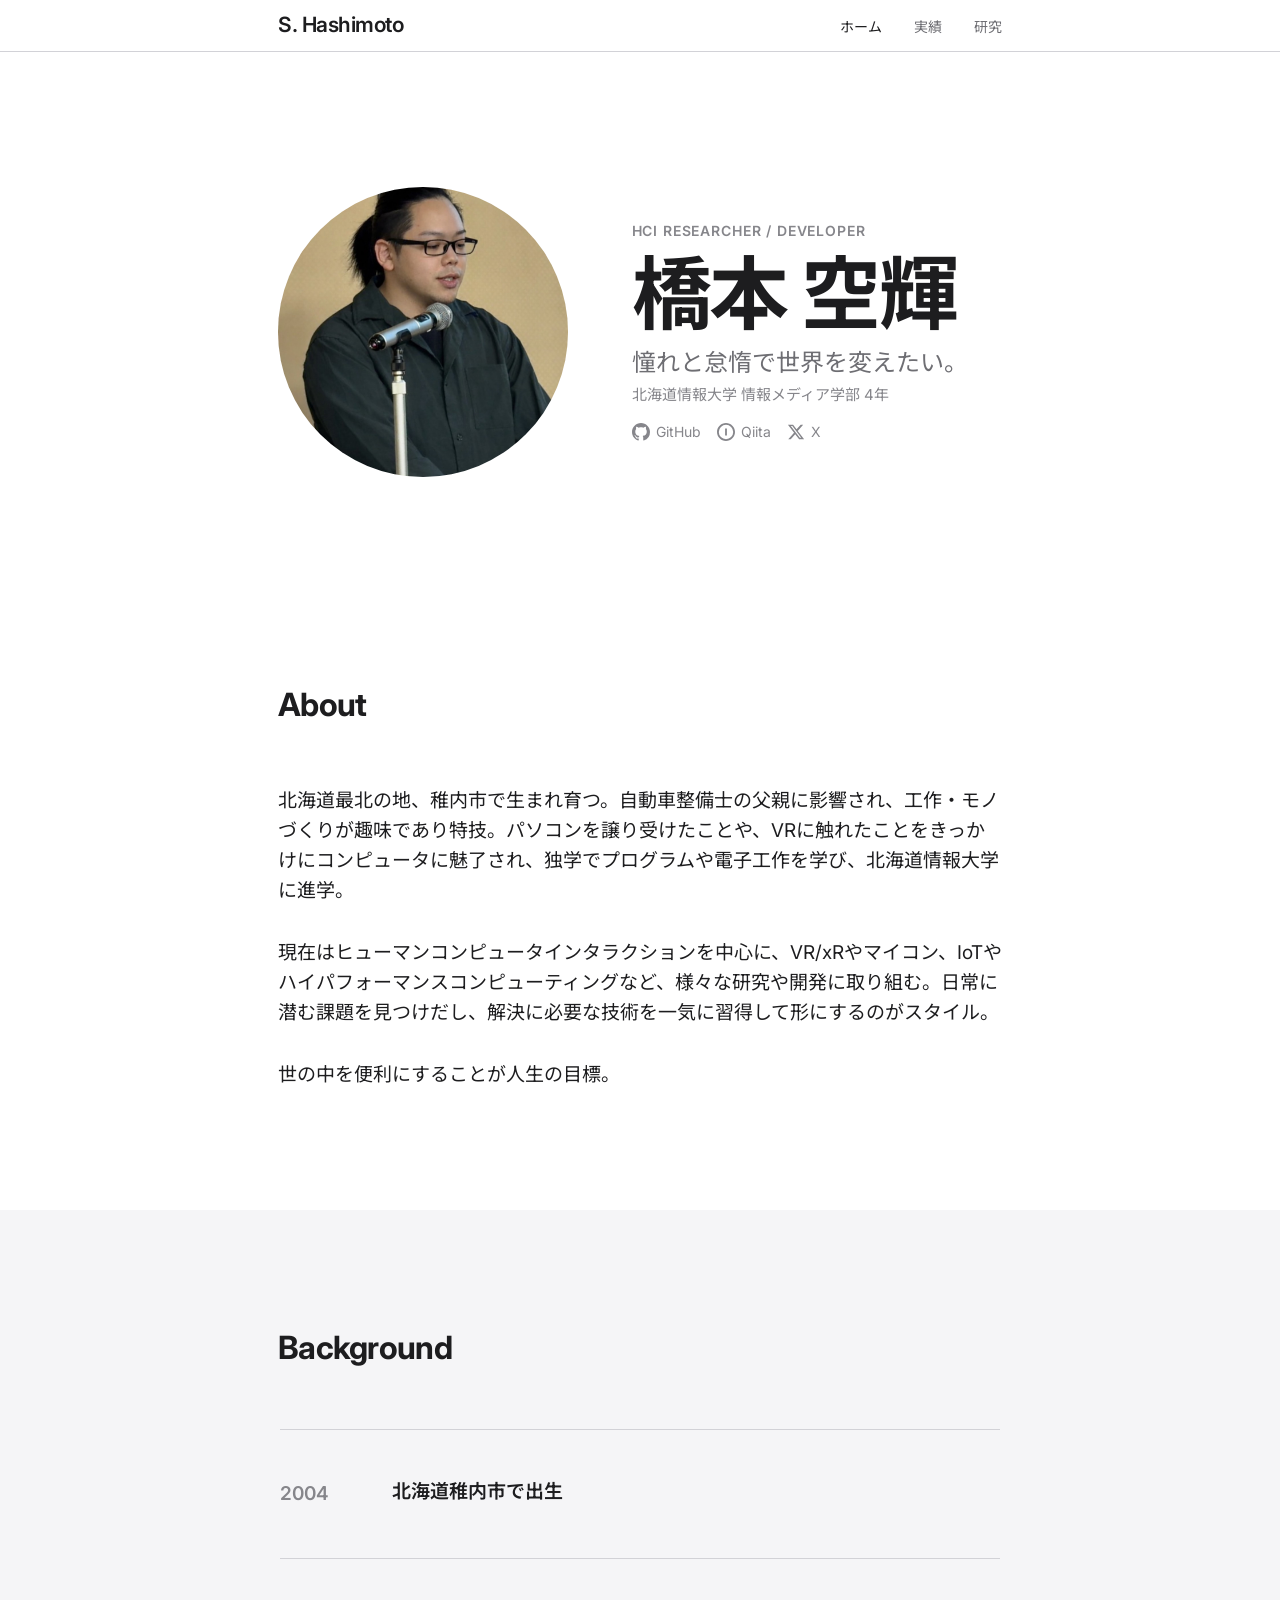
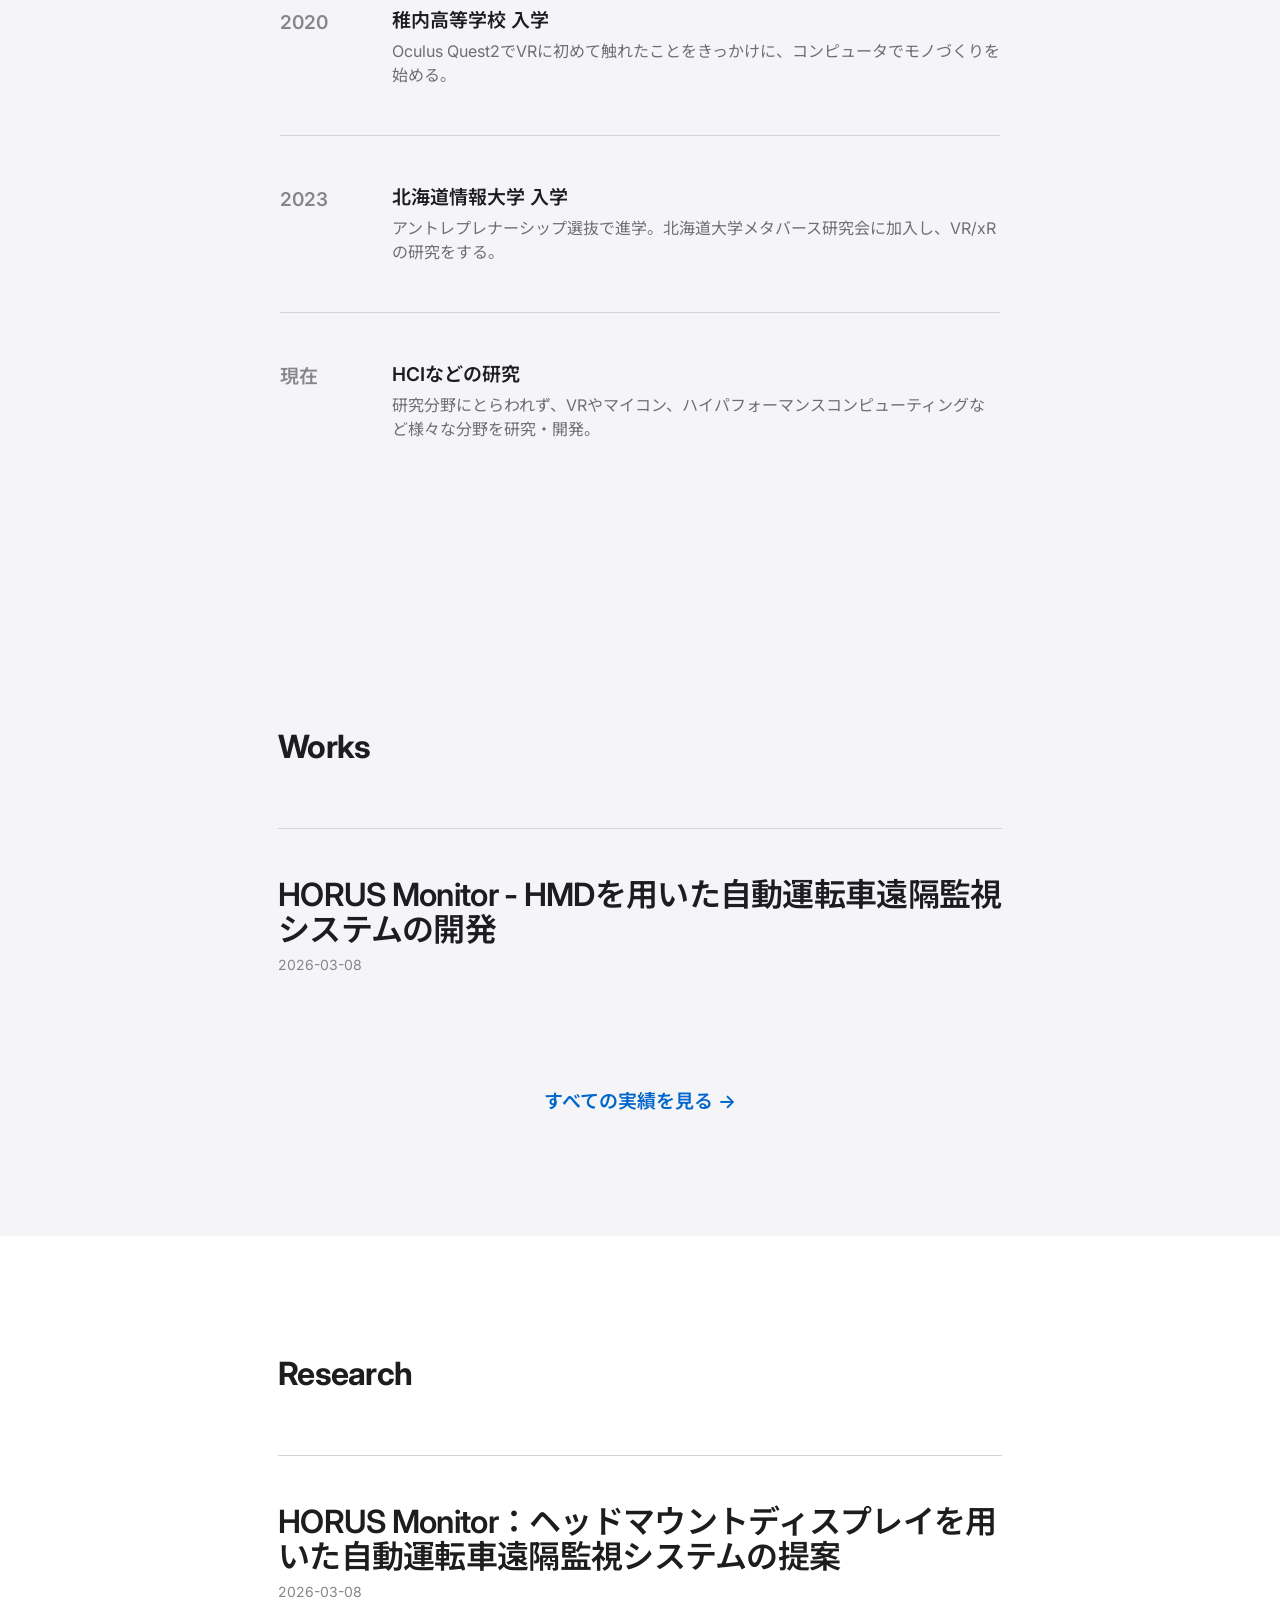
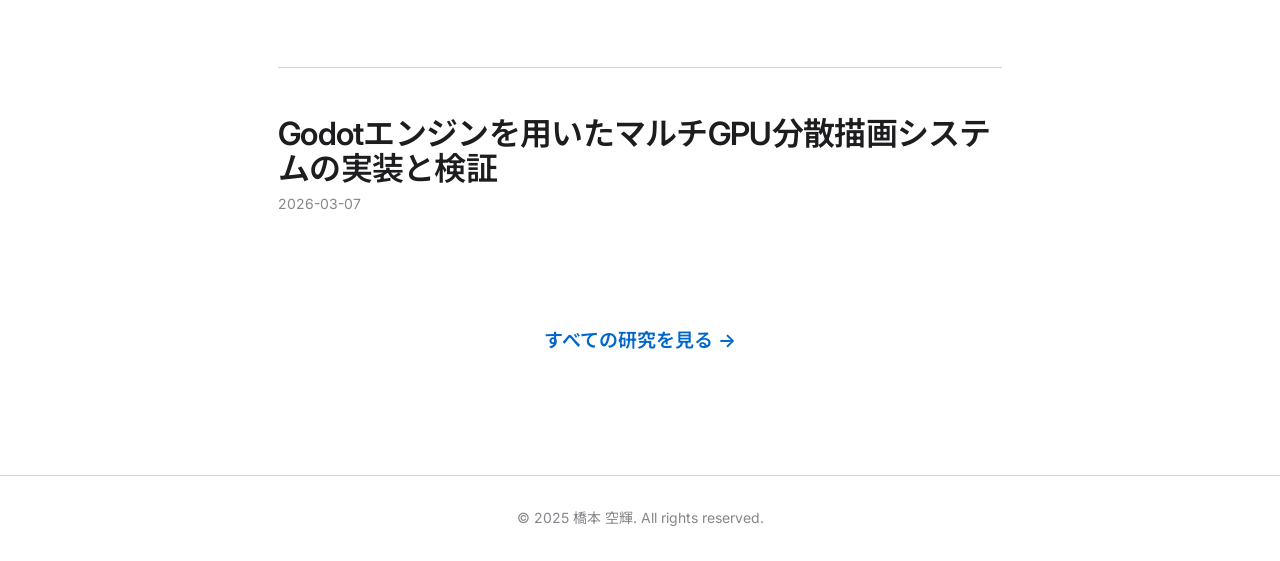
<file: index.html>
<!DOCTYPE html>
<html lang="ja">
<head>
  <meta charset="UTF-8">
  <meta name="viewport" content="width=device-width, initial-scale=1.0">
  <title>橋本 空輝 — Portfolio</title>
  <meta name="description" content="橋本空輝のポートフォリオ">
  <link rel="preconnect" href="https://fonts.googleapis.com">
  <link rel="preconnect" href="https://fonts.gstatic.com" crossorigin>
  <link href="https://fonts.googleapis.com/css2?family=Inter:wght@400;500;600;700&family=Noto+Sans+JP:wght@400;500;700&display=swap" rel="stylesheet">
  <link rel="stylesheet" href="assets/css/style.css">
  <link rel="icon" href="assets/images/favicon.svg" type="image/svg+xml">
</head>
<body>

  <!-- Navigation -->
  <nav class="nav">
    <div class="nav__inner">
      <a href="index.html" class="nav__logo">S. Hashimoto</a>
      <button class="nav__toggle" aria-label="メニュー" aria-expanded="false">
        <span></span>
        <span></span>
        <span></span>
      </button>
      <ul class="nav__links">
        <li><a href="index.html" class="nav__link nav__link--active">ホーム</a></li>
        <li><a href="works.html" class="nav__link">実績</a></li>
        <li><a href="research.html" class="nav__link">研究</a></li>
      </ul>
    </div>
  </nav>

  <!-- Hero -->
  <section class="hero container">
    <div class="hero__profile">
      <div class="hero__avatar reveal">
        <img src="profile.png" alt="橋本 空輝" class="hero__avatar-img" onerror="this.style.display='none';this.nextElementSibling.style.display='flex'">
        <div class="hero__avatar-placeholder">
          <span>S.H</span>
        </div>
      </div>
      <div class="hero__info">
        <p class="hero__eyebrow reveal">HCI Researcher / Developer</p>
        <h1 class="hero__title reveal reveal-delay-1">橋本 空輝</h1>
        <p class="hero__subtitle reveal reveal-delay-2">
          憧れと怠惰で世界を変えたい。
        </p>
        <p class="hero__affiliation reveal reveal-delay-2">
          北海道情報大学 情報メディア学部 4年
        </p>
        <div class="hero__links reveal reveal-delay-3">
          <a href="https://github.com/SoLa-BB" class="hero__link" target="_blank" rel="noopener noreferrer">
            <svg class="hero__link-icon" viewBox="0 0 24 24" fill="currentColor"><path d="M12 0C5.37 0 0 5.37 0 12c0 5.31 3.435 9.795 8.205 11.385.6.105.825-.255.825-.57 0-.285-.015-1.23-.015-2.235-3.015.555-3.795-.735-4.035-1.41-.135-.345-.72-1.41-1.23-1.695-.42-.225-1.02-.78-.015-.795.945-.015 1.62.87 1.845 1.23 1.08 1.815 2.805 1.305 3.495.99.105-.78.42-1.305.765-1.605-2.67-.3-5.46-1.335-5.46-5.925 0-1.305.465-2.385 1.23-3.225-.12-.3-.54-1.53.12-3.18 0 0 1.005-.315 3.3 1.23.96-.27 1.98-.405 3-.405s2.04.135 3 .405c2.295-1.56 3.3-1.23 3.3-1.23.66 1.65.24 2.88.12 3.18.765.84 1.23 1.905 1.23 3.225 0 4.605-2.805 5.625-5.475 5.925.435.375.81 1.095.81 2.22 0 1.605-.015 2.895-.015 3.3 0 .315.225.69.825.57A12.02 12.02 0 0024 12c0-6.63-5.37-12-12-12z"/></svg>
            <span>GitHub</span>
          </a>
          <a href="https://qiita.com/SoLa1366" class="hero__link" target="_blank" rel="noopener noreferrer">
            <svg class="hero__link-icon" viewBox="0 0 24 24" fill="currentColor"><path d="M12 0C5.373 0 0 5.373 0 12s5.373 12 12 12 12-5.373 12-12S18.627 0 12 0zm0 2.4a9.6 9.6 0 110 19.2 9.6 9.6 0 010-19.2zm-1.2 4.8v9.6h2.4V7.2h-2.4z"/></svg>
            <span>Qiita</span>
          </a>
          <a href="https://x.com/SoLa_bb2004" class="hero__link" target="_blank" rel="noopener noreferrer">
            <svg class="hero__link-icon" viewBox="0 0 24 24" fill="currentColor"><path d="M18.244 2.25h3.308l-7.227 8.26 8.502 11.24H16.17l-5.214-6.817L4.99 21.75H1.68l7.73-8.835L1.254 2.25H8.08l4.713 6.231zm-1.161 17.52h1.833L7.084 4.126H5.117z"/></svg>
            <span>X</span>
          </a>
        </div>
      </div>
    </div>
  </section>

  <!-- About -->
  <section class="section">
    <div class="container">
      <h2 class="section__heading reveal">About</h2>
      <div class="about reveal reveal-delay-1">
        <p>
          北海道最北の地、稚内市で生まれ育つ。自動車整備士の父親に影響され、工作・モノづくりが趣味であり特技。パソコンを譲り受けたことや、VRに触れたことをきっかけにコンピュータに魅了され、独学でプログラムや電子工作を学び、北海道情報大学に進学。
        </p>
        <p>
          現在はヒューマンコンピュータインタラクションを中心に、VR/xRやマイコン、IoTやハイパフォーマンスコンピューティングなど、様々な研究や開発に取り組む。日常に潜む課題を見つけだし、解決に必要な技術を一気に習得して形にするのがスタイル。
        </p>
        <p>
          世の中を便利にすることが人生の目標。
        </p>
      </div>
    </div>
  </section>

  <!-- Background -->
  <section class="section section--alt">
    <div class="container">
      <h2 class="section__heading reveal">Background</h2>
      <div class="timeline">
        <div class="timeline__item reveal">
          <div class="timeline__year">2004</div>
          <div class="timeline__content">
            <p class="timeline__title">北海道稚内市で出生</p>
          </div>
        </div>
        <div class="timeline__item reveal reveal-delay-1">
          <div class="timeline__year">2020</div>
          <div class="timeline__content">
            <p class="timeline__title">稚内高等学校 入学</p>
            <p class="timeline__detail">Oculus Quest2でVRに初めて触れたことをきっかけに、コンピュータでモノづくりを始める。</p>
          </div>
        </div>
        <div class="timeline__item reveal reveal-delay-2">
          <div class="timeline__year">2023</div>
          <div class="timeline__content">
            <p class="timeline__title">北海道情報大学 入学</p>
            <p class="timeline__detail">アントレプレナーシップ選抜で進学。北海道大学メタバース研究会に加入し、VR/xRの研究をする。</p>
          </div>
        </div>
        <div class="timeline__item reveal reveal-delay-3">
          <div class="timeline__year">現在</div>
          <div class="timeline__content">
            <p class="timeline__title">HCIなどの研究</p>
            <p class="timeline__detail">研究分野にとらわれず、VRやマイコン、ハイパフォーマンスコンピューティングなど様々な分野を研究・開発。</p>
          </div>
        </div>
      </div>
    </div>
  </section>

  <!-- Recent Works -->
  <section class="section section--alt">
    <div class="container">
      <h2 class="section__heading reveal">Works</h2>

      <!-- HOME_WORKS_CARDS -->
      <div class="research-item works-item reveal">
        <a href="posts/horus-monitor-achievement/index.html" style="text-decoration:none;color:inherit;">
          <h2 class="research-item__title">HORUS Monitor - HMDを用いた自動運転車遠隔監視システムの開発</h2>
          <div class="research-item__meta">2026-03-08</div>
        </a>
      </div>
<!-- /HOME_WORKS_CARDS -->
      <div class="section__more reveal">
        <a href="works.html" class="section__more-link">すべての実績を見る →</a>
      </div>
    </div>
  </section>

  <!-- Recent Research -->
  <section class="section">
    <div class="container">
      <h2 class="section__heading reveal">Research</h2>

      <!-- HOME_RESEARCH_CARDS -->
      <div class="research-item reveal">
        <a href="research/HORUS Monitor/index.html" style="text-decoration:none;color:inherit;">
          <h2 class="research-item__title">HORUS Monitor：ヘッドマウントディスプレイを用いた自動運転車遠隔監視システムの提案</h2>
          <div class="research-item__meta">2026-03-08</div>
        </a>
      </div>

      <div class="research-item reveal reveal-delay-1">
        <a href="research/godot-research/index.html" style="text-decoration:none;color:inherit;">
          <h2 class="research-item__title">Godotエンジンを用いたマルチGPU分散描画システムの実装と検証</h2>
          <div class="research-item__meta">2026-03-07</div>
        </a>
      </div>
<!-- /HOME_RESEARCH_CARDS -->

      <div class="section__more reveal">
        <a href="research.html" class="section__more-link">すべての研究を見る →</a>
      </div>
    </div>
  </section>



  <!-- Footer -->
  <footer class="footer">
    <div class="container">
      <p>&copy; 2025 橋本 空輝. All rights reserved.</p>
    </div>
  </footer>

  <script src="assets/js/main.js"></script>
</body>
</html>
</file>
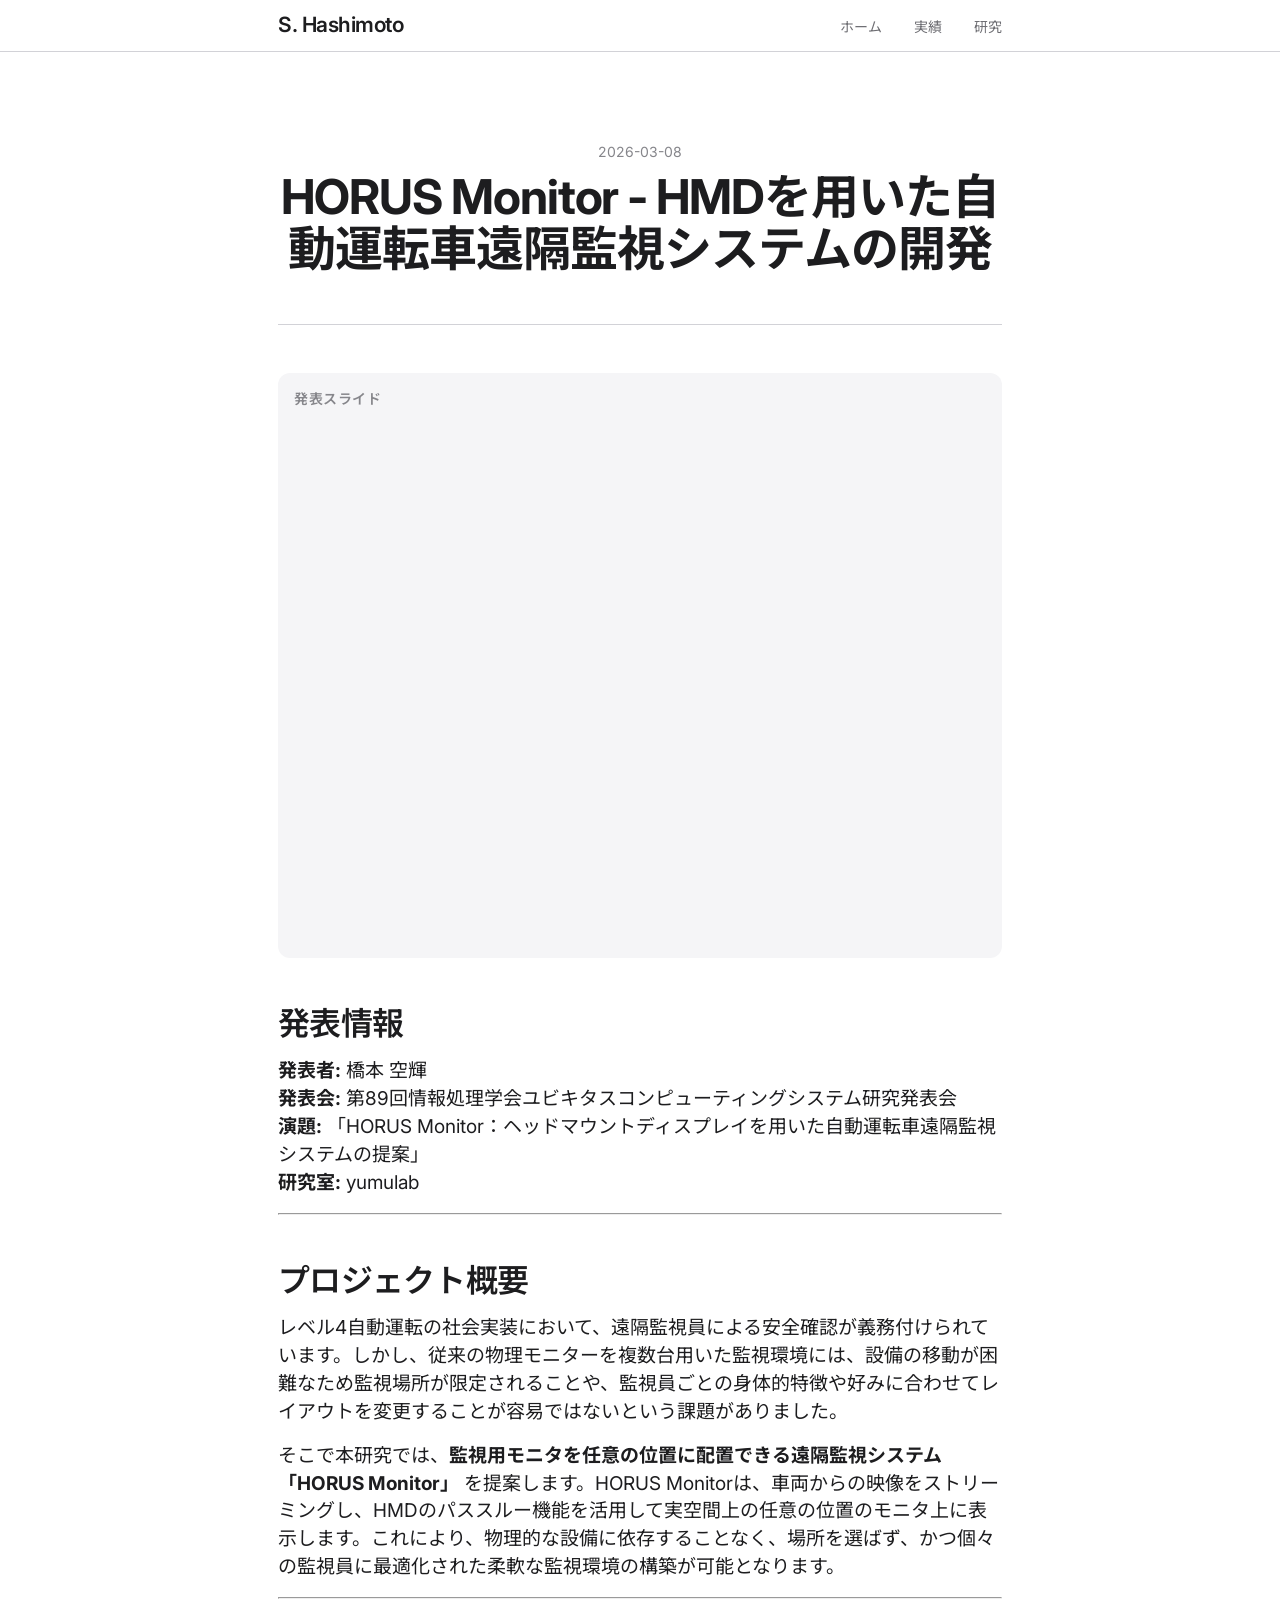
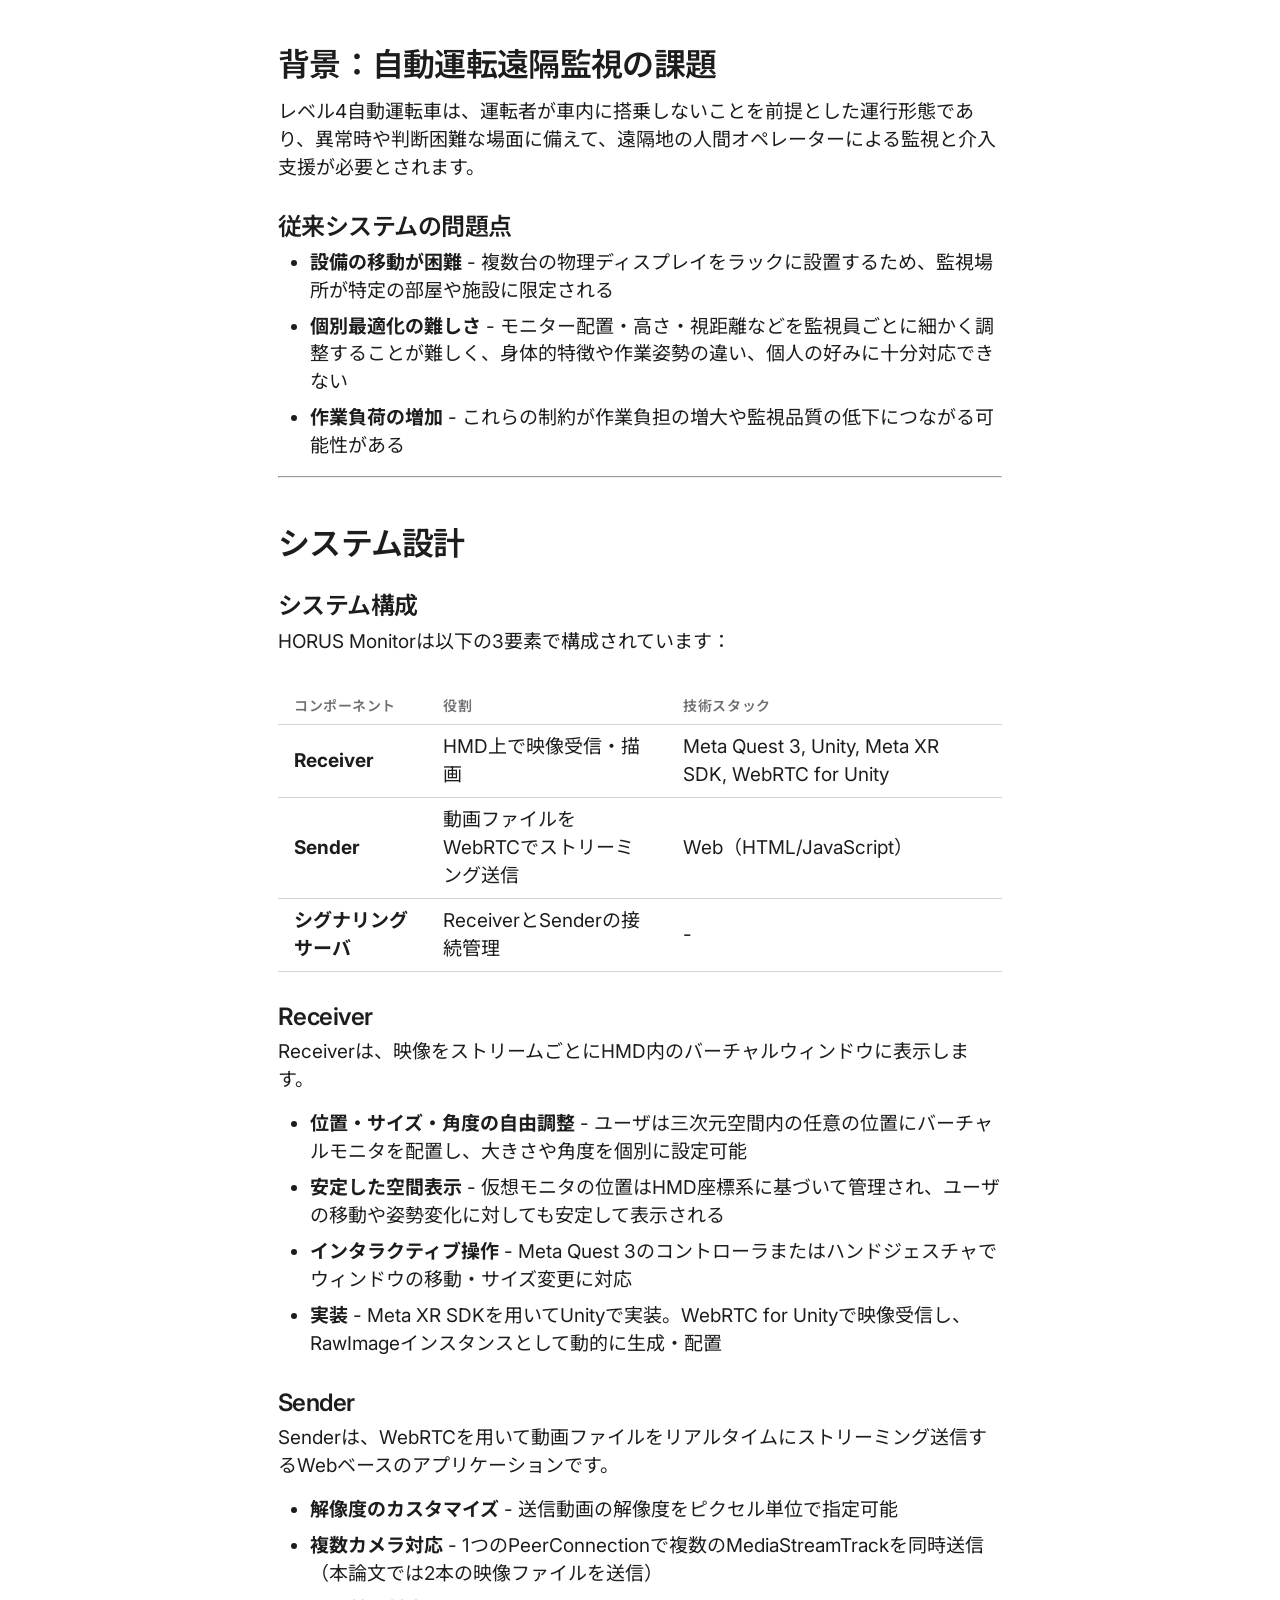
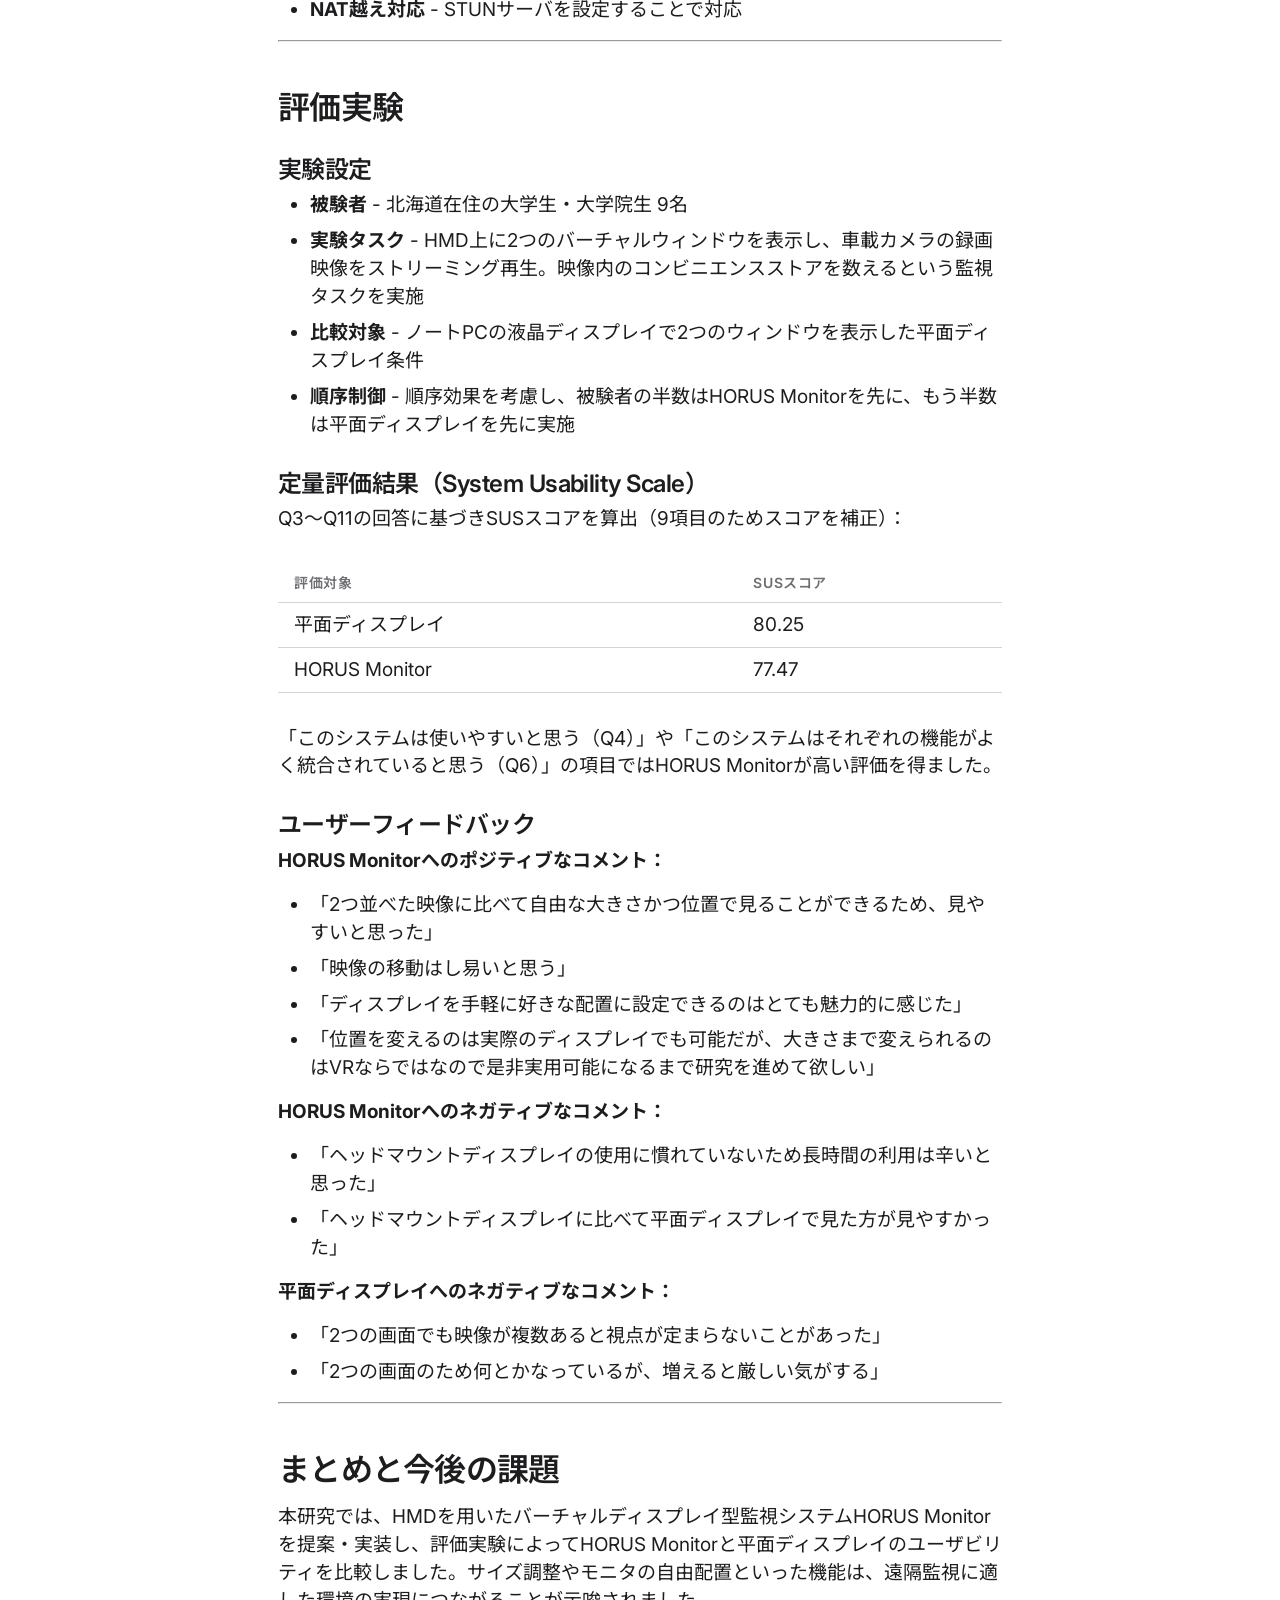
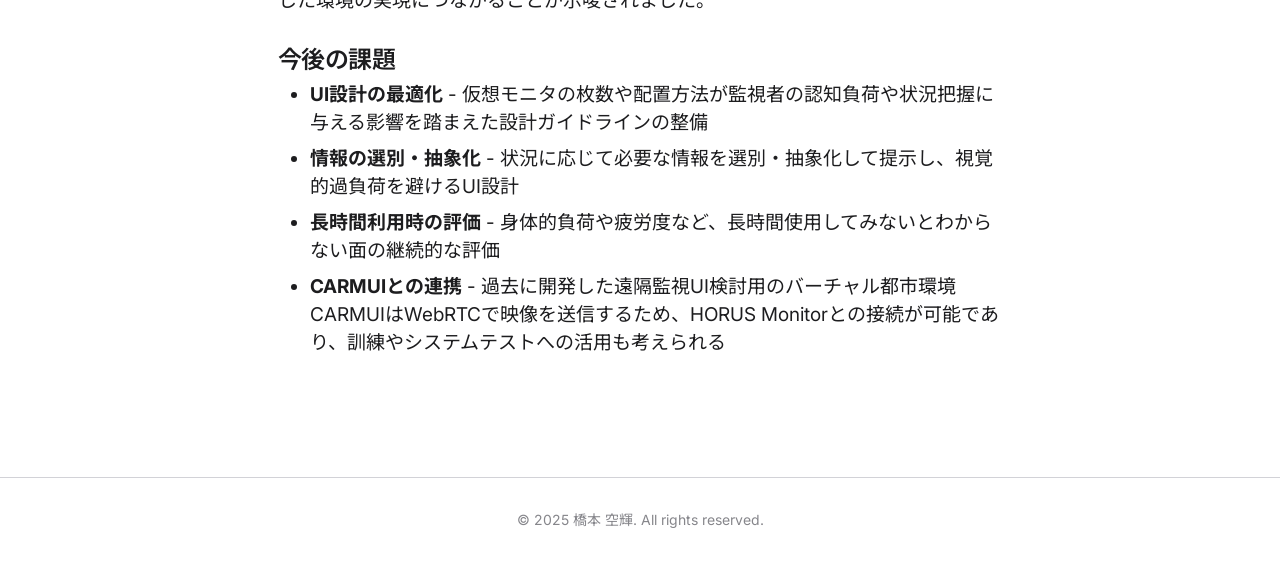
<file: posts/horus-monitor-achievement/index.html>
<!DOCTYPE html>
<html lang="ja">
<head>
  <meta charset="UTF-8">
  <meta name="viewport" content="width=device-width, initial-scale=1.0">
  <title>HORUS Monitor - HMDを用いた自動運転車遠隔監視システムの開発 — 橋本 空輝</title>
  <link rel="preconnect" href="https://fonts.googleapis.com">
  <link rel="preconnect" href="https://fonts.gstatic.com" crossorigin>
  <link href="https://fonts.googleapis.com/css2?family=Inter:wght@400;500;600;700&family=Noto+Sans+JP:wght@400;500;700&display=swap" rel="stylesheet">
  <link rel="stylesheet" href="../../assets/css/style.css">
  <link rel="icon" href="../../assets/images/favicon.svg" type="image/svg+xml">
</head>
<body>

  <!-- Navigation -->
  <nav class="nav">
    <div class="nav__inner">
      <a href="../../index.html" class="nav__logo">S. Hashimoto</a>
      <button class="nav__toggle" aria-label="メニュー" aria-expanded="false">
        <span></span>
        <span></span>
        <span></span>
      </button>
      <ul class="nav__links">
        <li><a href="../../index.html" class="nav__link">ホーム</a></li>
        <li><a href="../../works.html" class="nav__link">実績</a></li>
        <li><a href="../../research.html" class="nav__link">研究</a></li>
      </ul>
    </div>
  </nav>

  <!-- Article -->
  <article class="container">
    <header class="article-header">
      <div class="article-header__date">2026-03-08</div>
      <h1 class="article-header__title">HORUS Monitor - HMDを用いた自動運転車遠隔監視システムの開発</h1>
    </header>
        <div class="embed-container" style="margin-top: var(--space-l);">
      <div class="embed-label" style="padding: var(--space-s) var(--space-s) 0;">発表スライド</div>
      <iframe src="https://docs.google.com/presentation/d/e/2PACX-1vQoRYmbnEDHQPYr5_ehEWzZlIrqq1lBxaFU9g1Bxszw9fzuuHNkvWpecpFw9ZerlxySumFhJihnozKD/pubembed?start=false&loop=false&delayms=30000" width="100%" height="540" allowfullscreen></iframe>
    </div>
    <div class="article-content">
      <h2>発表情報</h2>
<p><strong>発表者:</strong> 橋本 空輝  <br>
<strong>発表会:</strong> 第89回情報処理学会ユビキタスコンピューティングシステム研究発表会  <br>
<strong>演題:</strong> 「HORUS Monitor：ヘッドマウントディスプレイを用いた自動運転車遠隔監視システムの提案」  <br>
<strong>研究室:</strong> yumulab</p>
<hr>
<h2>プロジェクト概要</h2>
<p>レベル4自動運転の社会実装において、遠隔監視員による安全確認が義務付けられています。しかし、従来の物理モニターを複数台用いた監視環境には、設備の移動が困難なため監視場所が限定されることや、監視員ごとの身体的特徴や好みに合わせてレイアウトを変更することが容易ではないという課題がありました。</p>
<p>そこで本研究では、<strong>監視用モニタを任意の位置に配置できる遠隔監視システム「HORUS Monitor」</strong> を提案します。HORUS Monitorは、車両からの映像をストリーミングし、HMDのパススルー機能を活用して実空間上の任意の位置のモニタ上に表示します。これにより、物理的な設備に依存することなく、場所を選ばず、かつ個々の監視員に最適化された柔軟な監視環境の構築が可能となります。</p>
<hr>
<h2>背景：自動運転遠隔監視の課題</h2>
<p>レベル4自動運転車は、運転者が車内に搭乗しないことを前提とした運行形態であり、異常時や判断困難な場面に備えて、遠隔地の人間オペレーターによる監視と介入支援が必要とされます。</p>
<h3>従来システムの問題点</h3>
<ul>
<li><strong>設備の移動が困難</strong> - 複数台の物理ディスプレイをラックに設置するため、監視場所が特定の部屋や施設に限定される</li>
<li><strong>個別最適化の難しさ</strong> - モニター配置・高さ・視距離などを監視員ごとに細かく調整することが難しく、身体的特徴や作業姿勢の違い、個人の好みに十分対応できない</li>
<li><strong>作業負荷の増加</strong> - これらの制約が作業負担の増大や監視品質の低下につながる可能性がある</li>
</ul>
<hr>
<h2>システム設計</h2>
<h3>システム構成</h3>
<p>HORUS Monitorは以下の3要素で構成されています：</p>
<table>
<thead>
<tr>
<th>コンポーネント</th>
<th>役割</th>
<th>技術スタック</th>
</tr>
</thead>
<tbody>
<tr>
<td><strong>Receiver</strong></td>
<td>HMD上で映像受信・描画</td>
<td>Meta Quest 3, Unity, Meta XR SDK, WebRTC for Unity</td>
</tr>
<tr>
<td><strong>Sender</strong></td>
<td>動画ファイルをWebRTCでストリーミング送信</td>
<td>Web（HTML/JavaScript）</td>
</tr>
<tr>
<td><strong>シグナリングサーバ</strong></td>
<td>ReceiverとSenderの接続管理</td>
<td>-</td>
</tr>
</tbody>
</table>
<h3>Receiver</h3>
<p>Receiverは、映像をストリームごとにHMD内のバーチャルウィンドウに表示します。</p>
<ul>
<li><strong>位置・サイズ・角度の自由調整</strong> - ユーザは三次元空間内の任意の位置にバーチャルモニタを配置し、大きさや角度を個別に設定可能</li>
<li><strong>安定した空間表示</strong> - 仮想モニタの位置はHMD座標系に基づいて管理され、ユーザの移動や姿勢変化に対しても安定して表示される</li>
<li><strong>インタラクティブ操作</strong> - Meta Quest 3のコントローラまたはハンドジェスチャでウィンドウの移動・サイズ変更に対応</li>
<li><strong>実装</strong> - Meta XR SDKを用いてUnityで実装。WebRTC for Unityで映像受信し、RawImageインスタンスとして動的に生成・配置</li>
</ul>
<h3>Sender</h3>
<p>Senderは、WebRTCを用いて動画ファイルをリアルタイムにストリーミング送信するWebベースのアプリケーションです。</p>
<ul>
<li><strong>解像度のカスタマイズ</strong> - 送信動画の解像度をピクセル単位で指定可能</li>
<li><strong>複数カメラ対応</strong> - 1つのPeerConnectionで複数のMediaStreamTrackを同時送信（本論文では2本の映像ファイルを送信）</li>
<li><strong>NAT越え対応</strong> - STUNサーバを設定することで対応</li>
</ul>
<hr>
<h2>評価実験</h2>
<h3>実験設定</h3>
<ul>
<li><strong>被験者</strong> - 北海道在住の大学生・大学院生 9名</li>
<li><strong>実験タスク</strong> - HMD上に2つのバーチャルウィンドウを表示し、車載カメラの録画映像をストリーミング再生。映像内のコンビニエンスストアを数えるという監視タスクを実施</li>
<li><strong>比較対象</strong> - ノートPCの液晶ディスプレイで2つのウィンドウを表示した平面ディスプレイ条件</li>
<li><strong>順序制御</strong> - 順序効果を考慮し、被験者の半数はHORUS Monitorを先に、もう半数は平面ディスプレイを先に実施</li>
</ul>
<h3>定量評価結果（System Usability Scale）</h3>
<p>Q3〜Q11の回答に基づきSUSスコアを算出（9項目のためスコアを補正）：</p>
<table>
<thead>
<tr>
<th>評価対象</th>
<th>SUSスコア</th>
</tr>
</thead>
<tbody>
<tr>
<td>平面ディスプレイ</td>
<td>80.25</td>
</tr>
<tr>
<td>HORUS Monitor</td>
<td>77.47</td>
</tr>
</tbody>
</table>
<p>「このシステムは使いやすいと思う（Q4）」や「このシステムはそれぞれの機能がよく統合されていると思う（Q6）」の項目ではHORUS Monitorが高い評価を得ました。</p>
<h3>ユーザーフィードバック</h3>
<p><strong>HORUS Monitorへのポジティブなコメント：</strong></p>
<ul>
<li>「2つ並べた映像に比べて自由な大きさかつ位置で見ることができるため、見やすいと思った」</li>
<li>「映像の移動はし易いと思う」</li>
<li>「ディスプレイを手軽に好きな配置に設定できるのはとても魅力的に感じた」</li>
<li>「位置を変えるのは実際のディスプレイでも可能だが、大きさまで変えられるのはVRならではなので是非実用可能になるまで研究を進めて欲しい」</li>
</ul>
<p><strong>HORUS Monitorへのネガティブなコメント：</strong></p>
<ul>
<li>「ヘッドマウントディスプレイの使用に慣れていないため長時間の利用は辛いと思った」</li>
<li>「ヘッドマウントディスプレイに比べて平面ディスプレイで見た方が見やすかった」</li>
</ul>
<p><strong>平面ディスプレイへのネガティブなコメント：</strong></p>
<ul>
<li>「2つの画面でも映像が複数あると視点が定まらないことがあった」</li>
<li>「2つの画面のため何とかなっているが、増えると厳しい気がする」</li>
</ul>
<hr>
<h2>まとめと今後の課題</h2>
<p>本研究では、HMDを用いたバーチャルディスプレイ型監視システムHORUS Monitorを提案・実装し、評価実験によってHORUS Monitorと平面ディスプレイのユーザビリティを比較しました。サイズ調整やモニタの自由配置といった機能は、遠隔監視に適した環境の実現につながることが示唆されました。</p>
<h3>今後の課題</h3>
<ul>
<li><strong>UI設計の最適化</strong> - 仮想モニタの枚数や配置方法が監視者の認知負荷や状況把握に与える影響を踏まえた設計ガイドラインの整備</li>
<li><strong>情報の選別・抽象化</strong> - 状況に応じて必要な情報を選別・抽象化して提示し、視覚的過負荷を避けるUI設計</li>
<li><strong>長時間利用時の評価</strong> - 身体的負荷や疲労度など、長時間使用してみないとわからない面の継続的な評価</li>
<li><strong>CARMUIとの連携</strong> - 過去に開発した遠隔監視UI検討用のバーチャル都市環境CARMUIはWebRTCで映像を送信するため、HORUS Monitorとの接続が可能であり、訓練やシステムテストへの活用も考えられる</li>
</ul>
    </div>
  </article>

  <!-- Footer -->
  <footer class="footer" style="margin-top: var(--space-section);">
    <div class="container">
      <p>&copy; 2025 橋本 空輝. All rights reserved.</p>
    </div>
  </footer>

  <script src="../../assets/js/main.js"></script>
  <script type="module">
    // Load Mermaid.js only when mermaid blocks exist
    if (document.querySelector('.mermaid')) {
      import('https://cdn.jsdelivr.net/npm/mermaid@11/dist/mermaid.esm.min.mjs')
        .then(function (mod) {
          mod.default.initialize({
            startOnLoad: false,
            theme: 'default',
            fontFamily: '"Inter", "Noto Sans JP", sans-serif'
          });
          mod.default.run({ querySelector: '.mermaid' }).then(function() {
            // Add click-to-zoom functionality to mermaid diagrams
            document.querySelectorAll('.mermaid').forEach(function(el) {
              el.style.cursor = 'zoom-in';
              el.title = 'クリックして拡大';
              el.addEventListener('click', function() {
                const svg = el.querySelector('svg');
                if (!svg) return;

                // Create modal
                const modal = document.createElement('div');
                modal.style.cssText = 'position:fixed;top:0;left:0;width:100%;height:100%;background:rgba(0,0,0,0.9);z-index:10000;display:flex;align-items:center;justify-content:center;cursor:zoom-out;';

                // Clone SVG for modal
                const clonedSvg = svg.cloneNode(true);
                clonedSvg.style.cssText = 'max-width:95%;max-height:95%;background:white;border-radius:8px;';

                modal.appendChild(clonedSvg);
                document.body.appendChild(modal);

                // Close on click
                modal.addEventListener('click', function() {
                  document.body.removeChild(modal);
                });

                // Close on Escape key
                const closeOnEscape = function(e) {
                  if (e.key === 'Escape') {
                    document.body.removeChild(modal);
                    document.removeEventListener('keydown', closeOnEscape);
                  }
                };
                document.addEventListener('keydown', closeOnEscape);
              });
            });
          });
        });
    }
  </script>
</html>
</file>
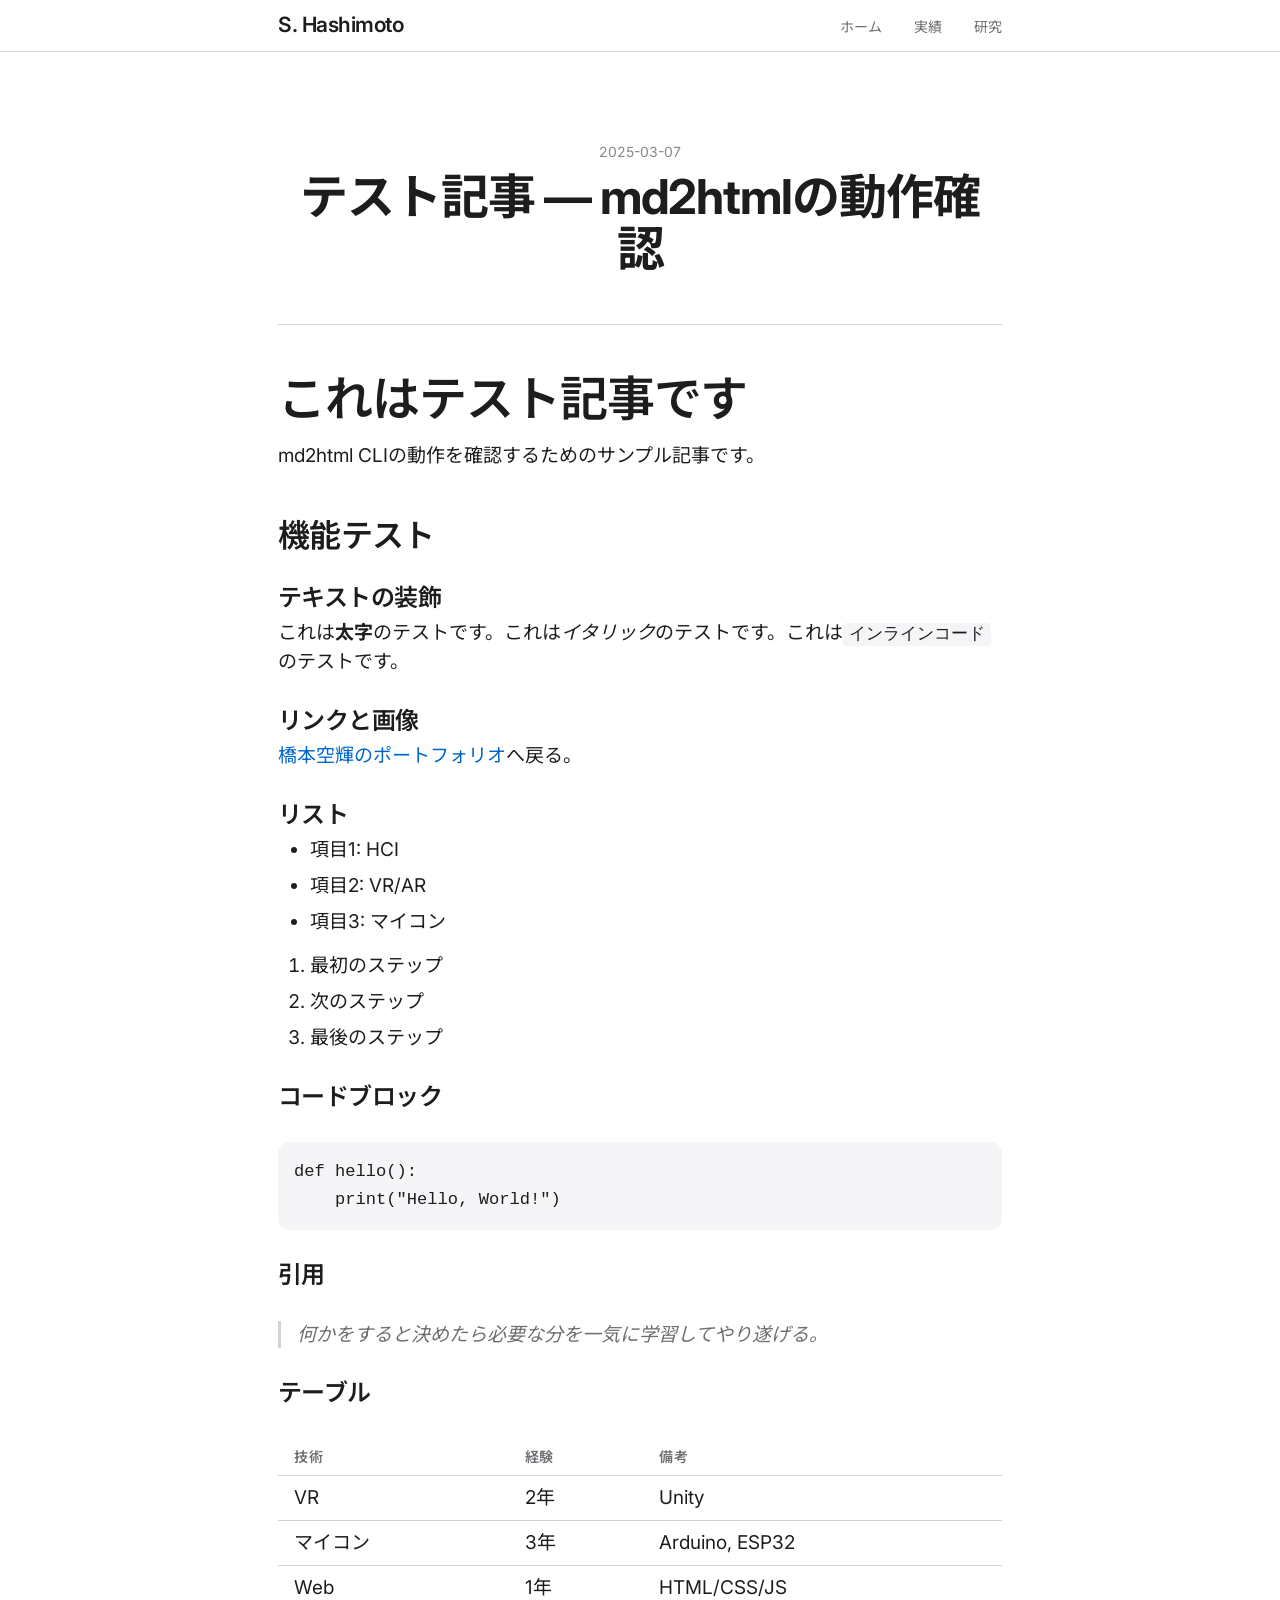
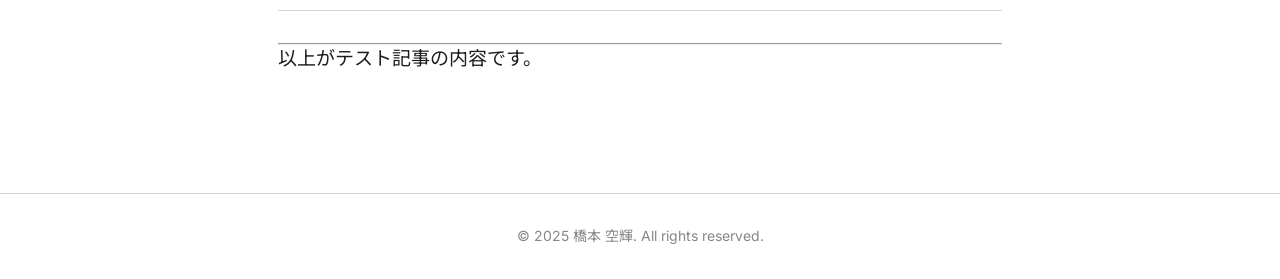
<file: posts/test-article/index.html>
<!DOCTYPE html>
<html lang="ja">
<head>
  <meta charset="UTF-8">
  <meta name="viewport" content="width=device-width, initial-scale=1.0">
  <title>テスト記事 — md2htmlの動作確認 — 橋本 空輝</title>
  <link rel="preconnect" href="https://fonts.googleapis.com">
  <link rel="preconnect" href="https://fonts.gstatic.com" crossorigin>
  <link href="https://fonts.googleapis.com/css2?family=Inter:wght@400;500;600;700&family=Noto+Sans+JP:wght@400;500;700&display=swap" rel="stylesheet">
  <link rel="stylesheet" href="../../assets/css/style.css">
  <link rel="icon" href="../../assets/images/favicon.svg" type="image/svg+xml">
</head>
<body>

  <!-- Navigation -->
  <nav class="nav">
    <div class="nav__inner">
      <a href="../../index.html" class="nav__logo">S. Hashimoto</a>
      <button class="nav__toggle" aria-label="メニュー" aria-expanded="false">
        <span></span>
        <span></span>
        <span></span>
      </button>
      <ul class="nav__links">
        <li><a href="../../index.html" class="nav__link">ホーム</a></li>
        <li><a href="../../works.html" class="nav__link">実績</a></li>
        <li><a href="../../research.html" class="nav__link">研究</a></li>
      </ul>
    </div>
  </nav>

  <!-- Article -->
  <article class="container">
    <header class="article-header">
      <div class="article-header__date">2025-03-07</div>
      <h1 class="article-header__title">テスト記事 — md2htmlの動作確認</h1>
    </header>
    <div class="article-content">
      <h1>これはテスト記事です</h1>
<p>md2html CLIの動作を確認するためのサンプル記事です。</p>
<h2>機能テスト</h2>
<h3>テキストの装飾</h3>
<p>これは<strong>太字</strong>のテストです。これは<em>イタリック</em>のテストです。これは<code>インラインコード</code>のテストです。</p>
<h3>リンクと画像</h3>
<p><a href="../index.html">橋本空輝のポートフォリオ</a>へ戻る。</p>
<h3>リスト</h3>
<ul>
<li>項目1: HCI</li>
<li>項目2: VR/AR</li>
<li>項目3: マイコン</li>
</ul>
<ol>
<li>最初のステップ</li>
<li>次のステップ</li>
<li>最後のステップ</li>
</ol>
<h3>コードブロック</h3>
<pre><code class="language-python">def hello():
    print(&quot;Hello, World!&quot;)</code></pre>
<h3>引用</h3>
<blockquote><p>何かをすると決めたら必要な分を一気に学習してやり遂げる。</p></blockquote>
<h3>テーブル</h3>
<table>
<thead>
<tr>
<th>技術</th>
<th>経験</th>
<th>備考</th>
</tr>
</thead>
<tbody>
<tr>
<td>VR</td>
<td>2年</td>
<td>Unity</td>
</tr>
<tr>
<td>マイコン</td>
<td>3年</td>
<td>Arduino, ESP32</td>
</tr>
<tr>
<td>Web</td>
<td>1年</td>
<td>HTML/CSS/JS</td>
</tr>
</tbody>
</table>
<hr>
<p>以上がテスト記事の内容です。</p>
    </div>
    
  </article>

  <!-- Footer -->
  <footer class="footer" style="margin-top: var(--space-section);">
    <div class="container">
      <p>&copy; 2025 橋本 空輝. All rights reserved.</p>
    </div>
  </footer>

  <script src="../../assets/js/main.js"></script>
  <script type="module">
    // Load Mermaid.js only when mermaid blocks exist
    if (document.querySelector('.mermaid')) {
      import('https://cdn.jsdelivr.net/npm/mermaid@11/dist/mermaid.esm.min.mjs')
        .then(function (mod) {
          mod.default.initialize({
            startOnLoad: false,
            theme: 'default',
            fontFamily: '"Inter", "Noto Sans JP", sans-serif'
          });
          mod.default.run({ querySelector: '.mermaid' }).then(function() {
            // Add click-to-zoom functionality to mermaid diagrams
            document.querySelectorAll('.mermaid').forEach(function(el) {
              el.style.cursor = 'zoom-in';
              el.title = 'クリックして拡大';
              el.addEventListener('click', function() {
                const svg = el.querySelector('svg');
                if (!svg) return;

                // Create modal
                const modal = document.createElement('div');
                modal.style.cssText = 'position:fixed;top:0;left:0;width:100%;height:100%;background:rgba(0,0,0,0.9);z-index:10000;display:flex;align-items:center;justify-content:center;cursor:zoom-out;';

                // Clone SVG for modal
                const clonedSvg = svg.cloneNode(true);
                clonedSvg.style.cssText = 'max-width:95%;max-height:95%;background:white;border-radius:8px;';

                modal.appendChild(clonedSvg);
                document.body.appendChild(modal);

                // Close on click
                modal.addEventListener('click', function() {
                  document.body.removeChild(modal);
                });

                // Close on Escape key
                const closeOnEscape = function(e) {
                  if (e.key === 'Escape') {
                    document.body.removeChild(modal);
                    document.removeEventListener('keydown', closeOnEscape);
                  }
                };
                document.addEventListener('keydown', closeOnEscape);
              });
            });
          });
        });
    }
  </script>
</html>
</file>
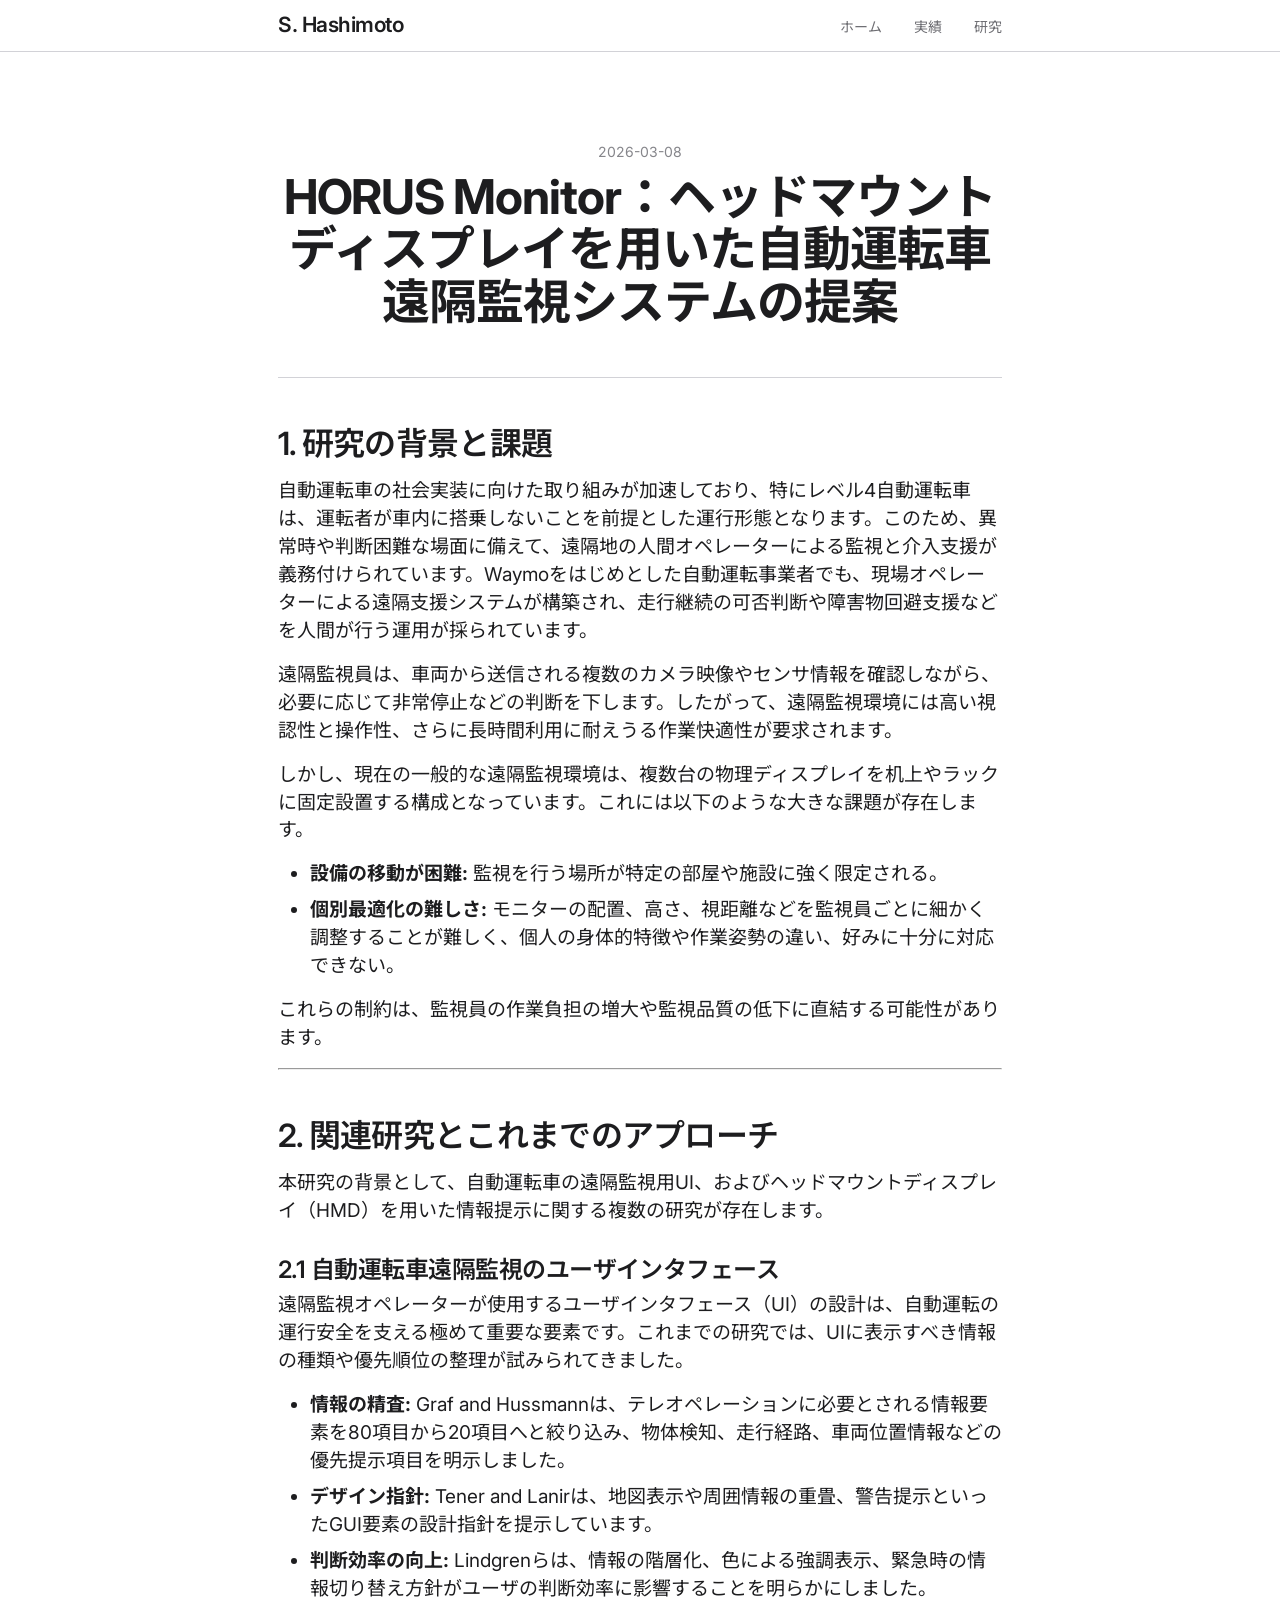
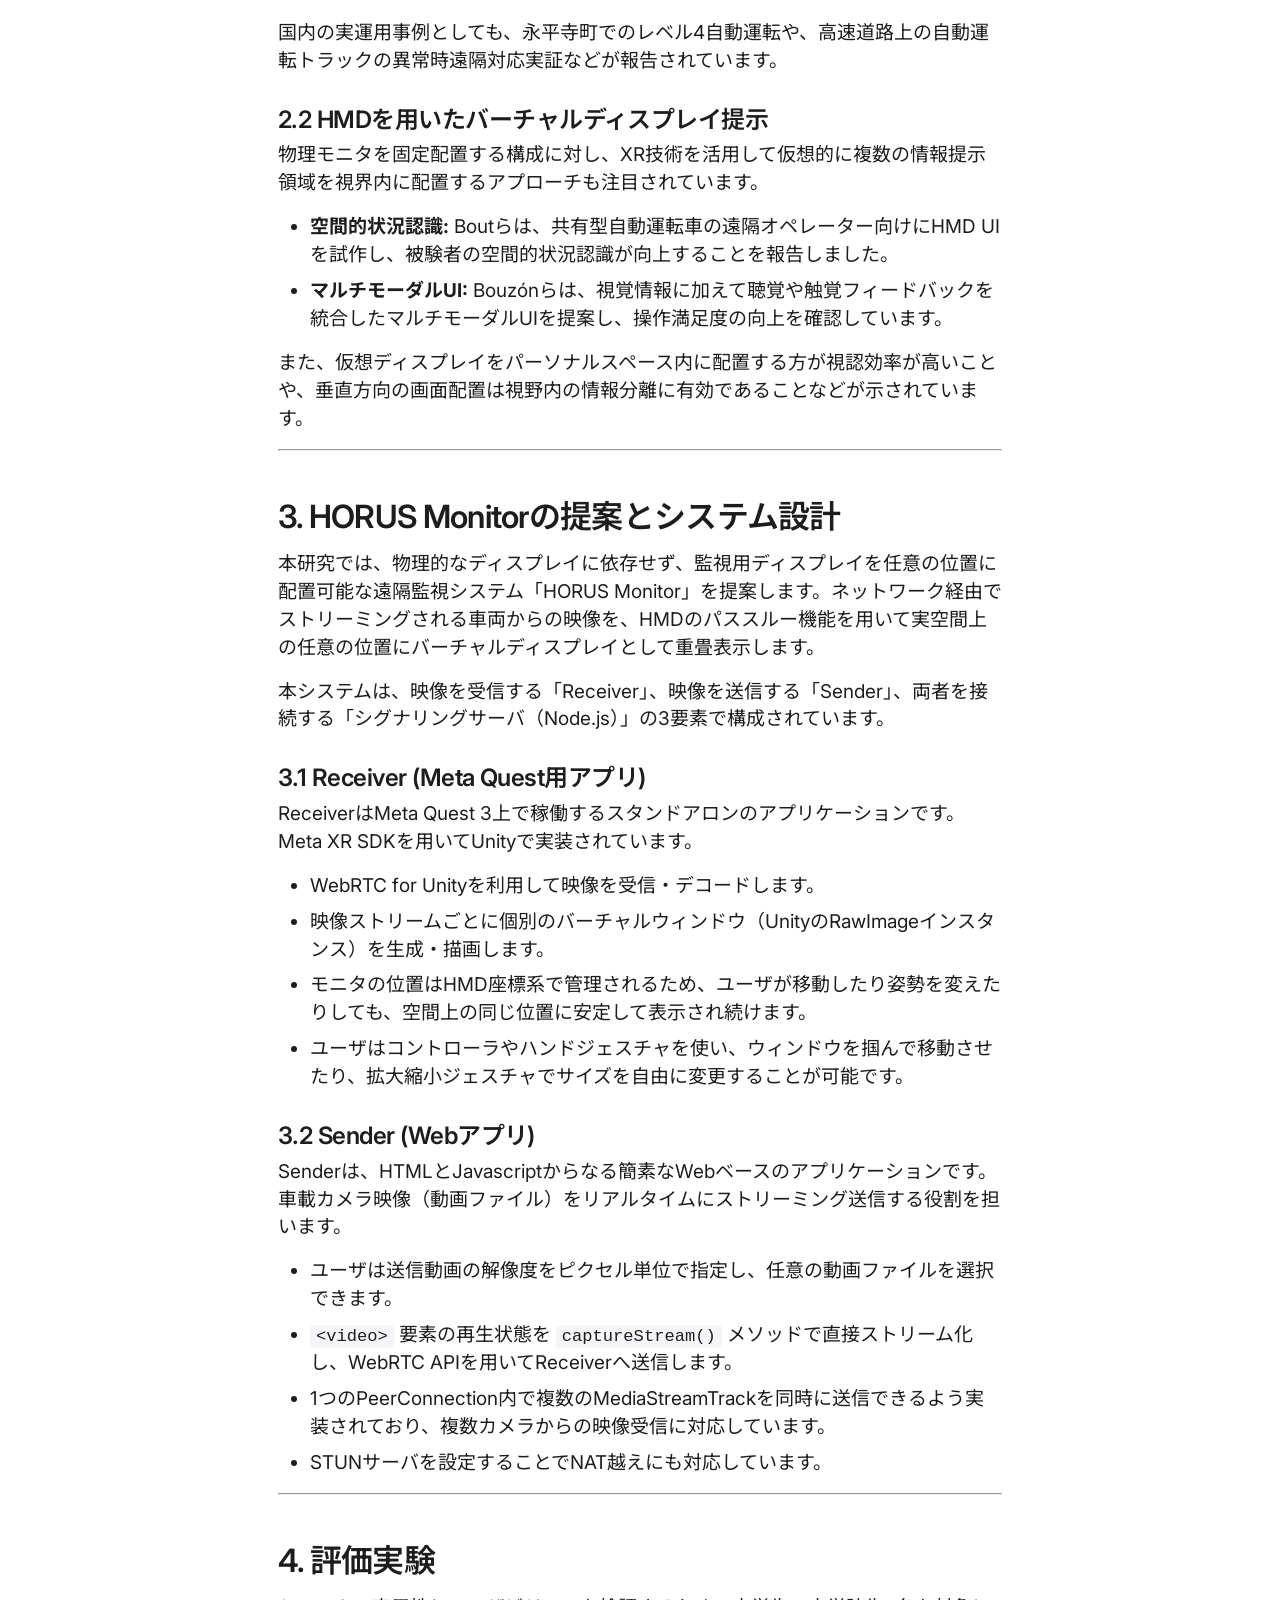
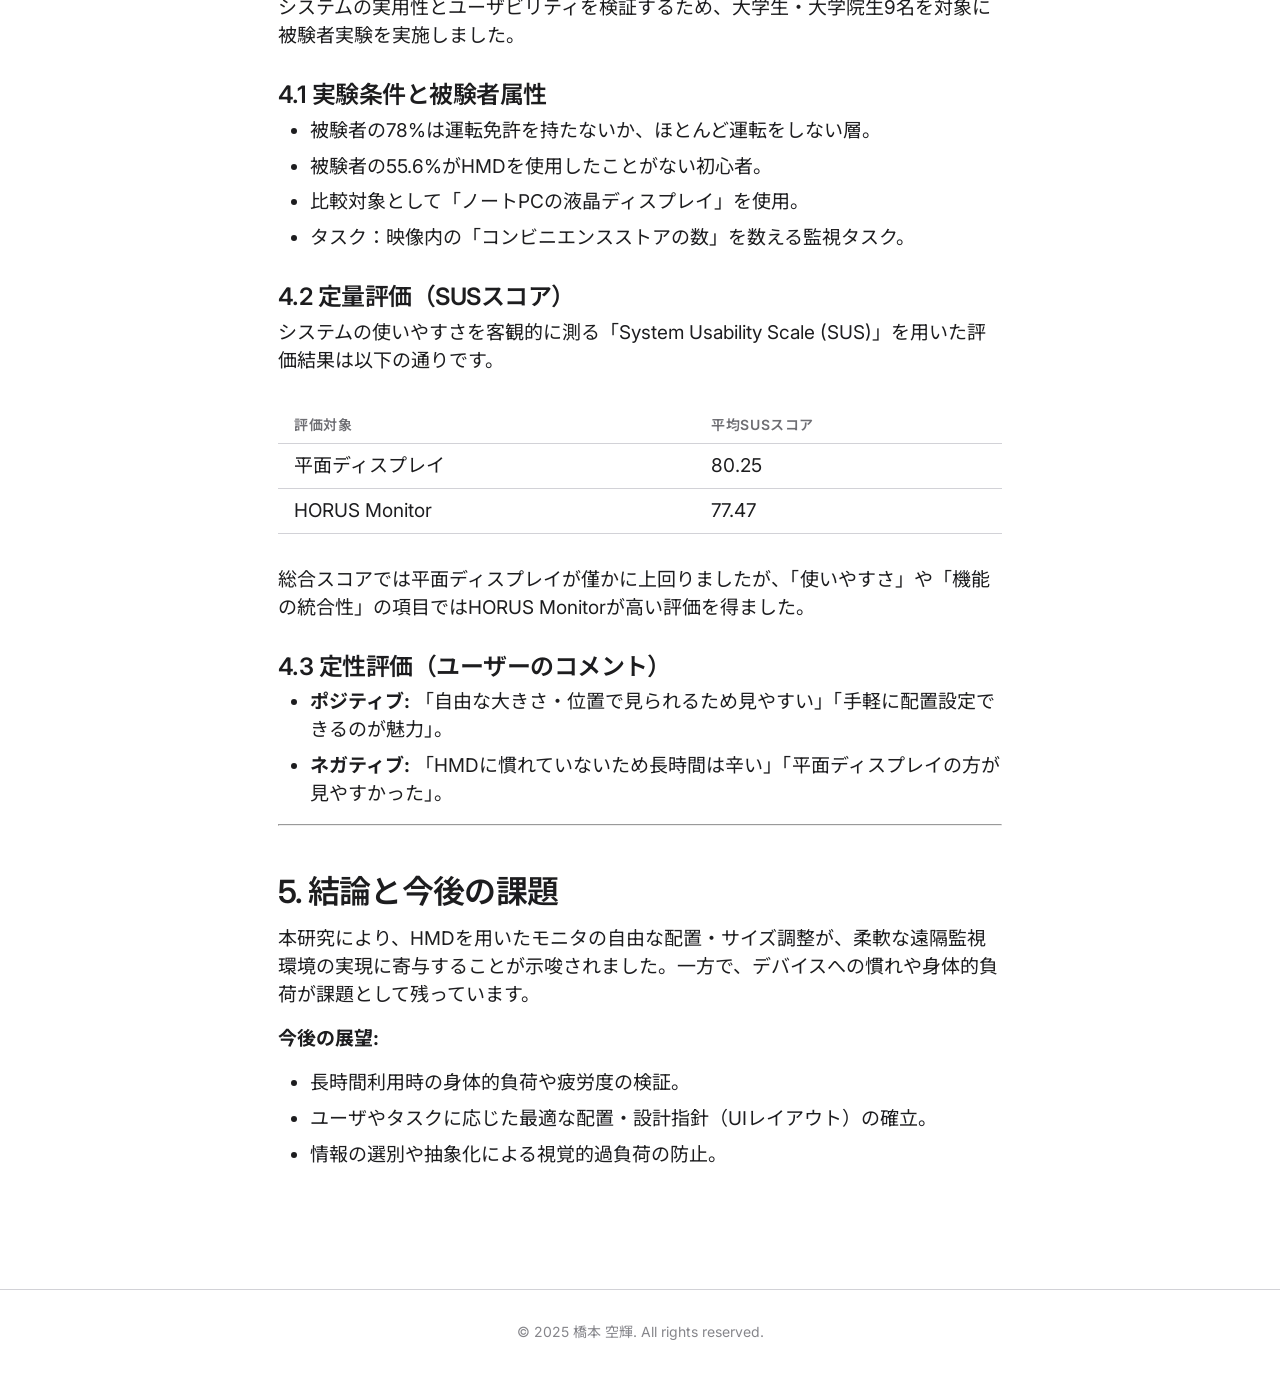
<file: research/HORUS Monitor/index.html>
<!DOCTYPE html>
<html lang="ja">
<head>
  <meta charset="UTF-8">
  <meta name="viewport" content="width=device-width, initial-scale=1.0">
  <title>HORUS Monitor：ヘッドマウントディスプレイを用いた自動運転車遠隔監視システムの提案 — 橋本 空輝</title>
  <link rel="preconnect" href="https://fonts.googleapis.com">
  <link rel="preconnect" href="https://fonts.gstatic.com" crossorigin>
  <link href="https://fonts.googleapis.com/css2?family=Inter:wght@400;500;600;700&family=Noto+Sans+JP:wght@400;500;700&display=swap" rel="stylesheet">
  <link rel="stylesheet" href="../../assets/css/style.css">
  <link rel="icon" href="../../assets/images/favicon.svg" type="image/svg+xml">
</head>
<body>

  <!-- Navigation -->
  <nav class="nav">
    <div class="nav__inner">
      <a href="../../index.html" class="nav__logo">S. Hashimoto</a>
      <button class="nav__toggle" aria-label="メニュー" aria-expanded="false">
        <span></span>
        <span></span>
        <span></span>
      </button>
      <ul class="nav__links">
        <li><a href="../../index.html" class="nav__link">ホーム</a></li>
        <li><a href="../../works.html" class="nav__link">実績</a></li>
        <li><a href="../../research.html" class="nav__link">研究</a></li>
      </ul>
    </div>
  </nav>

  <!-- Article -->
  <article class="container">
    <header class="article-header">
      <div class="article-header__date">2026-03-08</div>
      <h1 class="article-header__title">HORUS Monitor：ヘッドマウントディスプレイを用いた自動運転車遠隔監視システムの提案</h1>
    </header>
    <div class="article-content">
      <h2>1. 研究の背景と課題</h2>
<p>自動運転車の社会実装に向けた取り組みが加速しており、特にレベル4自動運転車は、運転者が車内に搭乗しないことを前提とした運行形態となります。このため、異常時や判断困難な場面に備えて、遠隔地の人間オペレーターによる監視と介入支援が義務付けられています。Waymoをはじめとした自動運転事業者でも、現場オペレーターによる遠隔支援システムが構築され、走行継続の可否判断や障害物回避支援などを人間が行う運用が採られています。</p>
<p>遠隔監視員は、車両から送信される複数のカメラ映像やセンサ情報を確認しながら、必要に応じて非常停止などの判断を下します。したがって、遠隔監視環境には高い視認性と操作性、さらに長時間利用に耐えうる作業快適性が要求されます。</p>
<p>しかし、現在の一般的な遠隔監視環境は、複数台の物理ディスプレイを机上やラックに固定設置する構成となっています。これには以下のような大きな課題が存在します。</p>
<ul>
<li><strong>設備の移動が困難:</strong> 監視を行う場所が特定の部屋や施設に強く限定される。</li>
<li><strong>個別最適化の難しさ:</strong> モニターの配置、高さ、視距離などを監視員ごとに細かく調整することが難しく、個人の身体的特徴や作業姿勢の違い、好みに十分に対応できない。</li>
</ul>
<p>これらの制約は、監視員の作業負担の増大や監視品質の低下に直結する可能性があります。</p>
<hr>
<h2>2. 関連研究とこれまでのアプローチ</h2>
<p>本研究の背景として、自動運転車の遠隔監視用UI、およびヘッドマウントディスプレイ（HMD）を用いた情報提示に関する複数の研究が存在します。</p>
<h3>2.1 自動運転車遠隔監視のユーザインタフェース</h3>
<p>遠隔監視オペレーターが使用するユーザインタフェース（UI）の設計は、自動運転の運行安全を支える極めて重要な要素です。これまでの研究では、UIに表示すべき情報の種類や優先順位の整理が試みられてきました。</p>
<ul>
<li><strong>情報の精査:</strong> Graf and Hussmannは、テレオペレーションに必要とされる情報要素を80項目から20項目へと絞り込み、物体検知、走行経路、車両位置情報などの優先提示項目を明示しました。</li>
<li><strong>デザイン指針:</strong> Tener and Lanirは、地図表示や周囲情報の重畳、警告提示といったGUI要素の設計指針を提示しています。</li>
<li><strong>判断効率の向上:</strong> Lindgrenらは、情報の階層化、色による強調表示、緊急時の情報切り替え方針がユーザの判断効率に影響することを明らかにしました。</li>
</ul>
<p>国内の実運用事例としても、永平寺町でのレベル4自動運転や、高速道路上の自動運転トラックの異常時遠隔対応実証などが報告されています。</p>
<h3>2.2 HMDを用いたバーチャルディスプレイ提示</h3>
<p>物理モニタを固定配置する構成に対し、XR技術を活用して仮想的に複数の情報提示領域を視界内に配置するアプローチも注目されています。</p>
<ul>
<li><strong>空間的状況認識:</strong> Boutらは、共有型自動運転車の遠隔オペレーター向けにHMD UIを試作し、被験者の空間的状況認識が向上することを報告しました。</li>
<li><strong>マルチモーダルUI:</strong> Bouzónらは、視覚情報に加えて聴覚や触覚フィードバックを統合したマルチモーダルUIを提案し、操作満足度の向上を確認しています。</li>
</ul>
<p>また、仮想ディスプレイをパーソナルスペース内に配置する方が視認効率が高いことや、垂直方向の画面配置は視野内の情報分離に有効であることなどが示されています。</p>
<hr>
<h2>3. HORUS Monitorの提案とシステム設計</h2>
<p>本研究では、物理的なディスプレイに依存せず、監視用ディスプレイを任意の位置に配置可能な遠隔監視システム「HORUS Monitor」を提案します。ネットワーク経由でストリーミングされる車両からの映像を、HMDのパススルー機能を用いて実空間上の任意の位置にバーチャルディスプレイとして重畳表示します。</p>
<p>本システムは、映像を受信する「Receiver」、映像を送信する「Sender」、両者を接続する「シグナリングサーバ（Node.js）」の3要素で構成されています。</p>
<h3>3.1 Receiver (Meta Quest用アプリ)</h3>
<p>ReceiverはMeta Quest 3上で稼働するスタンドアロンのアプリケーションです。Meta XR SDKを用いてUnityで実装されています。</p>
<ul>
<li>WebRTC for Unityを利用して映像を受信・デコードします。</li>
<li>映像ストリームごとに個別のバーチャルウィンドウ（UnityのRawImageインスタンス）を生成・描画します。</li>
<li>モニタの位置はHMD座標系で管理されるため、ユーザが移動したり姿勢を変えたりしても、空間上の同じ位置に安定して表示され続けます。</li>
<li>ユーザはコントローラやハンドジェスチャを使い、ウィンドウを掴んで移動させたり、拡大縮小ジェスチャでサイズを自由に変更することが可能です。</li>
</ul>
<h3>3.2 Sender (Webアプリ)</h3>
<p>Senderは、HTMLとJavascriptからなる簡素なWebベースのアプリケーションです。車載カメラ映像（動画ファイル）をリアルタイムにストリーミング送信する役割を担います。</p>
<ul>
<li>ユーザは送信動画の解像度をピクセル単位で指定し、任意の動画ファイルを選択できます。</li>
<li><code>&lt;video&gt;</code> 要素の再生状態を <code>captureStream()</code> メソッドで直接ストリーム化し、WebRTC APIを用いてReceiverへ送信します。</li>
<li>1つのPeerConnection内で複数のMediaStreamTrackを同時に送信できるよう実装されており、複数カメラからの映像受信に対応しています。</li>
<li>STUNサーバを設定することでNAT越えにも対応しています。</li>
</ul>
<hr>
<h2>4. 評価実験</h2>
<p>システムの実用性とユーザビリティを検証するため、大学生・大学院生9名を対象に被験者実験を実施しました。</p>
<h3>4.1 実験条件と被験者属性</h3>
<ul>
<li>被験者の78%は運転免許を持たないか、ほとんど運転をしない層。</li>
<li>被験者の55.6%がHMDを使用したことがない初心者。</li>
<li>比較対象として「ノートPCの液晶ディスプレイ」を使用。</li>
<li>タスク：映像内の「コンビニエンスストアの数」を数える監視タスク。</li>
</ul>
<h3>4.2 定量評価（SUSスコア）</h3>
<p>システムの使いやすさを客観的に測る「System Usability Scale (SUS)」を用いた評価結果は以下の通りです。</p>
<table>
<thead>
<tr>
<th>評価対象</th>
<th>平均SUSスコア</th>
</tr>
</thead>
<tbody>
<tr>
<td>平面ディスプレイ</td>
<td>80.25</td>
</tr>
<tr>
<td>HORUS Monitor</td>
<td>77.47</td>
</tr>
</tbody>
</table>
<p>総合スコアでは平面ディスプレイが僅かに上回りましたが、「使いやすさ」や「機能の統合性」の項目ではHORUS Monitorが高い評価を得ました。</p>
<h3>4.3 定性評価（ユーザーのコメント）</h3>
<ul>
<li><strong>ポジティブ:</strong> 「自由な大きさ・位置で見られるため見やすい」「手軽に配置設定できるのが魅力」。</li>
<li><strong>ネガティブ:</strong> 「HMDに慣れていないため長時間は辛い」「平面ディスプレイの方が見やすかった」。</li>
</ul>
<hr>
<h2>5. 結論と今後の課題</h2>
<p>本研究により、HMDを用いたモニタの自由な配置・サイズ調整が、柔軟な遠隔監視環境の実現に寄与することが示唆されました。一方で、デバイスへの慣れや身体的負荷が課題として残っています。</p>
<p><strong>今後の展望:</strong></p>
<ul>
<li>長時間利用時の身体的負荷や疲労度の検証。</li>
<li>ユーザやタスクに応じた最適な配置・設計指針（UIレイアウト）の確立。</li>
<li>情報の選別や抽象化による視覚的過負荷の防止。</li>
</ul>
    </div>
    
  </article>

  <!-- Footer -->
  <footer class="footer" style="margin-top: var(--space-section);">
    <div class="container">
      <p>&copy; 2025 橋本 空輝. All rights reserved.</p>
    </div>
  </footer>

  <script src="../../assets/js/main.js"></script>
  <script type="module">
    // Load Mermaid.js only when mermaid blocks exist
    if (document.querySelector('.mermaid')) {
      import('https://cdn.jsdelivr.net/npm/mermaid@11/dist/mermaid.esm.min.mjs')
        .then(function (mod) {
          mod.default.initialize({
            startOnLoad: false,
            theme: 'default',
            fontFamily: '"Inter", "Noto Sans JP", sans-serif'
          });
          mod.default.run({ querySelector: '.mermaid' }).then(function() {
            // Add click-to-zoom functionality to mermaid diagrams
            document.querySelectorAll('.mermaid').forEach(function(el) {
              el.style.cursor = 'zoom-in';
              el.title = 'クリックして拡大';
              el.addEventListener('click', function() {
                const svg = el.querySelector('svg');
                if (!svg) return;

                // Create modal
                const modal = document.createElement('div');
                modal.style.cssText = 'position:fixed;top:0;left:0;width:100%;height:100%;background:rgba(0,0,0,0.9);z-index:10000;display:flex;align-items:center;justify-content:center;cursor:zoom-out;';

                // Clone SVG for modal
                const clonedSvg = svg.cloneNode(true);
                clonedSvg.style.cssText = 'max-width:95%;max-height:95%;background:white;border-radius:8px;';

                modal.appendChild(clonedSvg);
                document.body.appendChild(modal);

                // Close on click
                modal.addEventListener('click', function() {
                  document.body.removeChild(modal);
                });

                // Close on Escape key
                const closeOnEscape = function(e) {
                  if (e.key === 'Escape') {
                    document.body.removeChild(modal);
                    document.removeEventListener('keydown', closeOnEscape);
                  }
                };
                document.addEventListener('keydown', closeOnEscape);
              });
            });
          });
        });
    }
  </script>
</html>
</file>
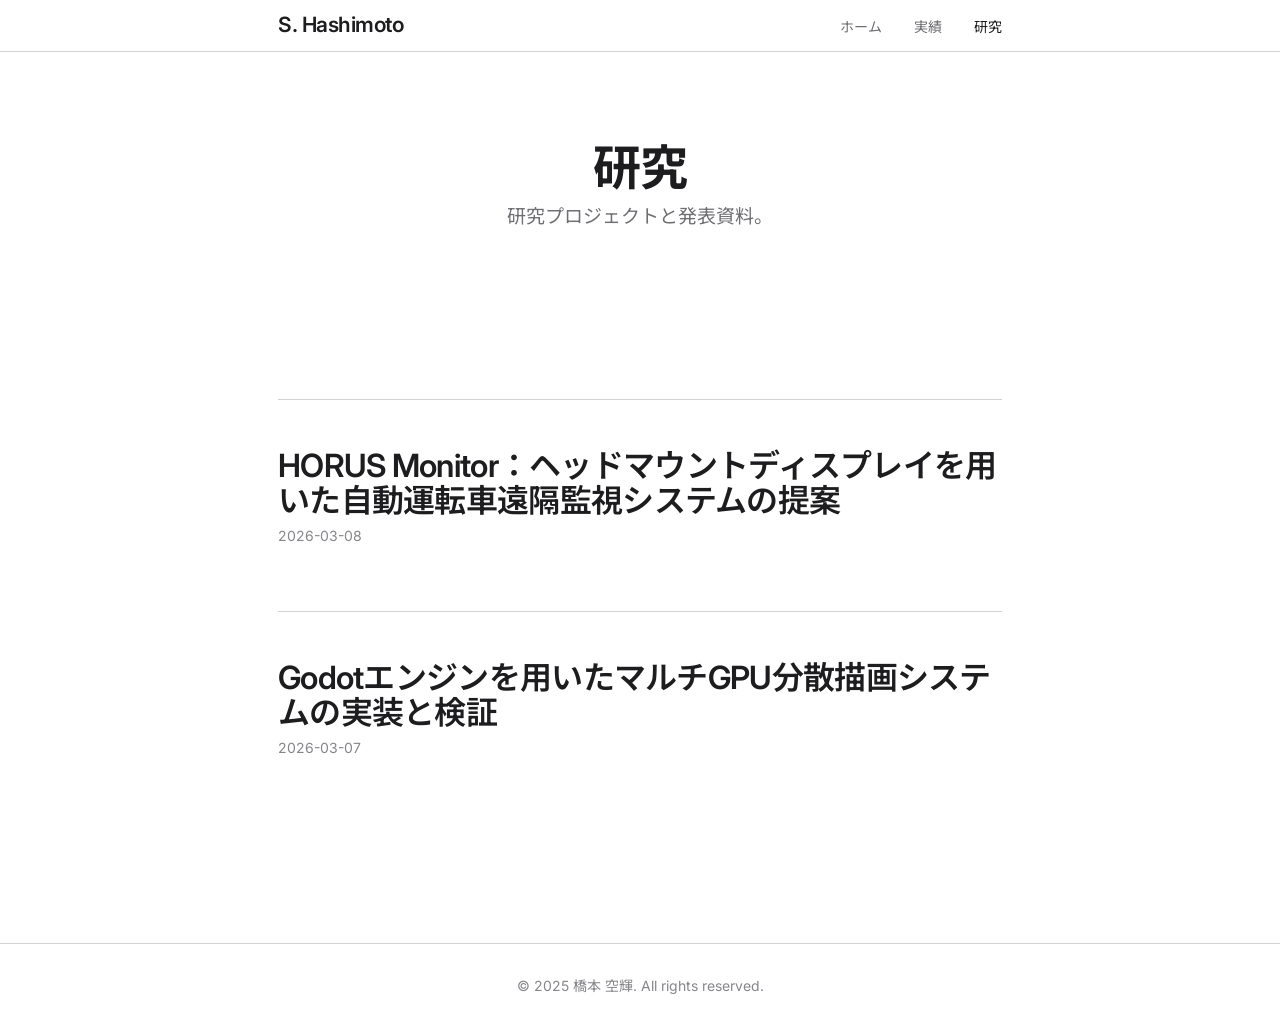
<file: research.html>
<!DOCTYPE html>
<html lang="ja">
<head>
  <meta charset="UTF-8">
  <meta name="viewport" content="width=device-width, initial-scale=1.0">
  <title>研究 — 橋本 空輝</title>
  <meta name="description" content="橋本空輝の研究プロジェクト。VRを活用した地域振興、HCIに関する研究。">
  <link rel="preconnect" href="https://fonts.googleapis.com">
  <link rel="preconnect" href="https://fonts.gstatic.com" crossorigin>
  <link href="https://fonts.googleapis.com/css2?family=Inter:wght@400;500;600;700&family=Noto+Sans+JP:wght@400;500;700&display=swap" rel="stylesheet">
  <link rel="stylesheet" href="assets/css/style.css">
  <link rel="icon" href="assets/images/favicon.svg" type="image/svg+xml">
</head>
<body>

  <!-- Navigation -->
  <nav class="nav">
    <div class="nav__inner">
      <a href="index.html" class="nav__logo">S. Hashimoto</a>
      <button class="nav__toggle" aria-label="メニュー" aria-expanded="false">
        <span></span>
        <span></span>
        <span></span>
      </button>
      <ul class="nav__links">
        <li><a href="index.html" class="nav__link">ホーム</a></li>
        <li><a href="works.html" class="nav__link">実績</a></li>
        <li><a href="research.html" class="nav__link nav__link--active">研究</a></li>
      </ul>
    </div>
  </nav>

  <!-- Page Header -->
  <div class="page-header container">
    <h1 class="page-header__title reveal">研究</h1>
    <p class="page-header__description reveal reveal-delay-1">研究プロジェクトと発表資料。</p>
  </div>

  <!-- Research Items -->
  <section class="section">
    <div class="container">

      <!-- AUTO_GENERATED_CARDS -->
      <div class="research-item reveal">
        <a href="research/HORUS Monitor/index.html" style="text-decoration:none;color:inherit;">
          <h2 class="research-item__title">HORUS Monitor：ヘッドマウントディスプレイを用いた自動運転車遠隔監視システムの提案</h2>
          <div class="research-item__meta">2026-03-08</div>
        </a>
      </div>

      <div class="research-item reveal reveal-delay-1">
        <a href="research/godot-research/index.html" style="text-decoration:none;color:inherit;">
          <h2 class="research-item__title">Godotエンジンを用いたマルチGPU分散描画システムの実装と検証</h2>
          <div class="research-item__meta">2026-03-07</div>
        </a>
      </div>
<!-- /AUTO_GENERATED_CARDS -->

    </div>
  </section>

  <!-- Footer -->
  <footer class="footer">
    <div class="container">
      <p>&copy; 2025 橋本 空輝. All rights reserved.</p>
    </div>
  </footer>

  <script src="assets/js/main.js"></script>
</body>
</html>
</file>
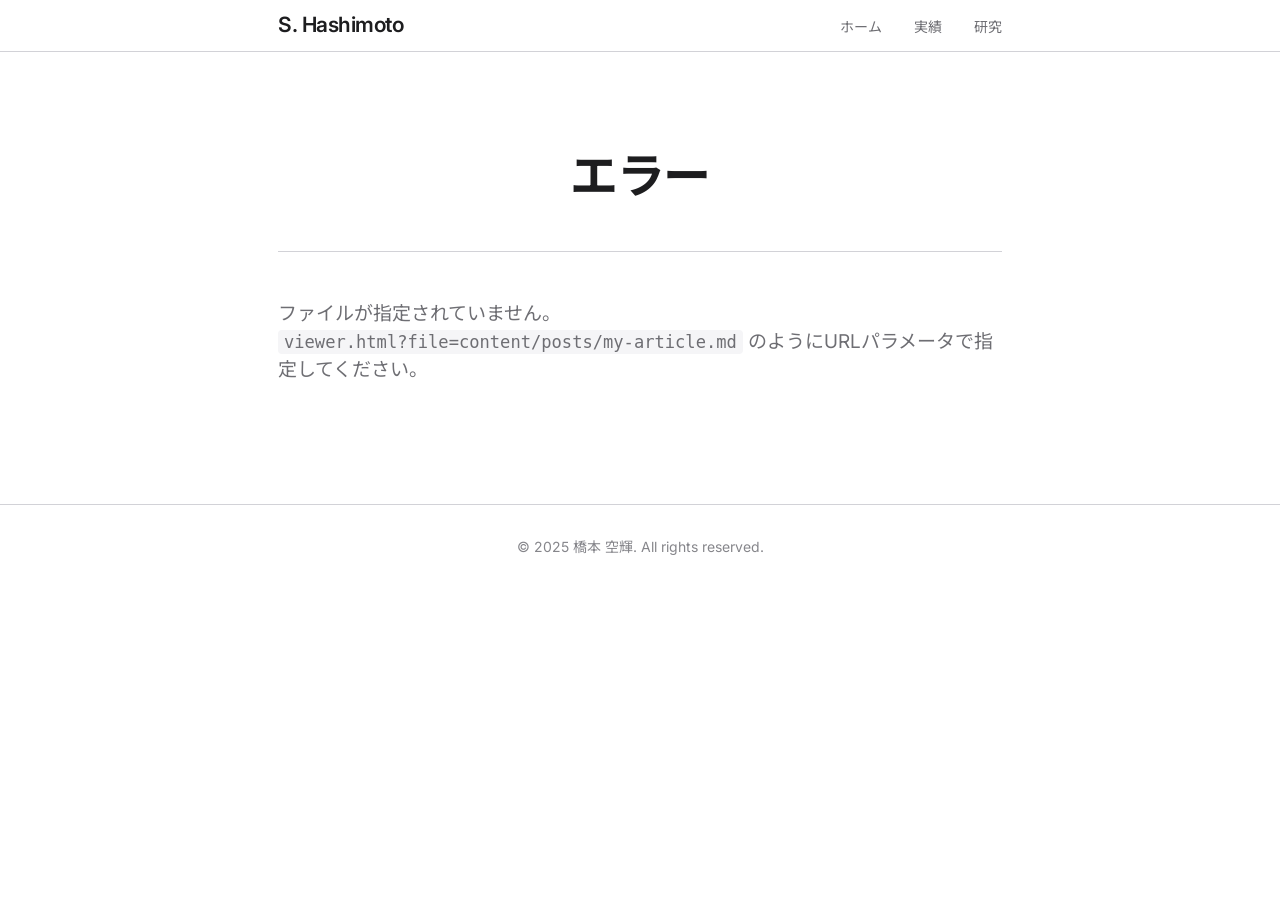
<file: viewer.html>
<!DOCTYPE html>
<html lang="ja">
<head>
  <meta charset="UTF-8">
  <meta name="viewport" content="width=device-width, initial-scale=1.0">
  <title>Loading… — 橋本 空輝</title>
  <link rel="preconnect" href="https://fonts.googleapis.com">
  <link rel="preconnect" href="https://fonts.gstatic.com" crossorigin>
  <link href="https://fonts.googleapis.com/css2?family=Inter:wght@400;500;600;700&family=Noto+Sans+JP:wght@400;500;700&display=swap" rel="stylesheet">
  <link rel="stylesheet" href="assets/css/style.css">
  <link rel="icon" href="assets/images/favicon.svg" type="image/svg+xml">
</head>
<body>

  <!-- Navigation -->
  <nav class="nav">
    <div class="nav__inner">
      <a href="index.html" class="nav__logo">S. Hashimoto</a>
      <button class="nav__toggle" aria-label="メニュー" aria-expanded="false">
        <span></span>
        <span></span>
        <span></span>
      </button>
      <ul class="nav__links">
        <li><a href="index.html" class="nav__link">ホーム</a></li>
        <li><a href="works.html" class="nav__link">実績</a></li>
        <li><a href="research.html" class="nav__link">研究</a></li>
      </ul>
    </div>
  </nav>

  <!-- Article (populated by JS) -->
  <article class="container">
    <header class="article-header">
      <div class="article-header__date" id="viewer-date"></div>
      <h1 class="article-header__title" id="viewer-title">読み込み中…</h1>
    </header>
    <div class="article-content" id="viewer-content">
      <p class="text-secondary">コンテンツを読み込んでいます…</p>
    </div>
  </article>

  <!-- Footer -->
  <footer class="footer" style="margin-top: var(--space-section);">
    <div class="container">
      <p>&copy; 2025 橋本 空輝. All rights reserved.</p>
    </div>
  </footer>

  <script src="assets/js/main.js"></script>

  <!-- Mermaid.js (loaded only when needed) -->
  <script type="module">
  (function () {
    "use strict";

    // =========================================================
    // Lightweight Markdown → HTML parser (client-side)
    // =========================================================

    function escapeHtml(text) {
      return text
        .replace(/&/g, "&amp;")
        .replace(/</g, "&lt;")
        .replace(/>/g, "&gt;")
        .replace(/"/g, "&quot;");
    }

    function inlineMarkdown(text) {
      // Images
      text = text.replace(/!\[([^\]]*)\]\(([^)]+)\)/g, '<img src="$2" alt="$1">');
      // Links
      text = text.replace(/\[([^\]]+)\]\(([^)]+)\)/g, '<a href="$2">$1</a>');
      // Bold + Italic
      text = text.replace(/\*{3}(.+?)\*{3}/g, "<strong><em>$1</em></strong>");
      text = text.replace(/_{3}(.+?)_{3}/g, "<strong><em>$1</em></strong>");
      // Bold
      text = text.replace(/\*{2}(.+?)\*{2}/g, "<strong>$1</strong>");
      text = text.replace(/_{2}(.+?)_{2}/g, "<strong>$1</strong>");
      // Italic
      text = text.replace(/\*(.+?)\*/g, "<em>$1</em>");
      text = text.replace(/(?<!\w)_(.+?)_(?!\w)/g, "<em>$1</em>");
      // Inline code
      text = text.replace(/`([^`]+)`/g, "<code>$1</code>");
      return text;
    }

    function parseTable(tableLines) {
      function splitRow(line) {
        line = line.trim();
        if (line.startsWith("|")) line = line.slice(1);
        if (line.endsWith("|")) line = line.slice(0, -1);
        return line.split("|").map(function (c) { return c.trim(); });
      }
      if (tableLines.length < 2) return "";
      var headers = splitRow(tableLines[0]);
      var rows = tableLines.slice(2).map(splitRow);
      var html = "<table><thead><tr>";
      headers.forEach(function (h) { html += "<th>" + inlineMarkdown(h) + "</th>"; });
      html += "</tr></thead><tbody>";
      rows.forEach(function (row) {
        html += "<tr>";
        row.forEach(function (cell) { html += "<td>" + inlineMarkdown(cell) + "</td>"; });
        html += "</tr>";
      });
      html += "</tbody></table>";
      return html;
    }

    function markdownToHtml(text) {
      var lines = text.split("\n");
      var output = [];
      var i = 0;
      var hasMermaid = false;

      while (i < lines.length) {
        var line = lines[i];

        // --- Fenced code blocks ---
        var fenceMatch = line.match(/^(`{3,}|~{3,})(\w*)\s*$/);
        if (fenceMatch) {
          var fenceChar = fenceMatch[1][0];
          var fenceLen = fenceMatch[1].length;
          var lang = fenceMatch[2];
          var codeLines = [];
          i++;
          while (i < lines.length) {
            var closeRe = new RegExp("^" + (fenceChar === "`" ? "`" : "~") + "{" + fenceLen + ",}\\s*$");
            if (closeRe.test(lines[i])) { i++; break; }
            codeLines.push(lines[i]);
            i++;
          }
          if (lang === "mermaid") {
            hasMermaid = true;
            output.push('<pre class="mermaid">\n' + codeLines.join("\n") + "\n</pre>");
          } else {
            var codeContent = codeLines.map(escapeHtml).join("\n");
            if (lang) {
              output.push('<pre><code class="language-' + lang + '">' + codeContent + "</code></pre>");
            } else {
              output.push("<pre><code>" + codeContent + "</code></pre>");
            }
          }
          continue;
        }

        // --- Horizontal rule ---
        if (/^(\*{3,}|-{3,}|_{3,})\s*$/.test(line)) {
          output.push("<hr>");
          i++;
          continue;
        }

        // --- Headings ---
        var headingMatch = line.match(/^(#{1,6})\s+(.+)$/);
        if (headingMatch) {
          var level = headingMatch[1].length;
          output.push("<h" + level + ">" + inlineMarkdown(headingMatch[2]) + "</h" + level + ">");
          i++;
          continue;
        }

        // --- Blockquote ---
        if (line.startsWith(">")) {
          var bqLines = [];
          while (i < lines.length && (lines[i].startsWith(">") || lines[i].trim() === "")) {
            if (lines[i].startsWith(">")) {
              bqLines.push(lines[i].replace(/^>\s?/, ""));
            } else if (bqLines.length) {
              bqLines.push("");
            } else {
              break;
            }
            i++;
            if (i < lines.length && !lines[i].startsWith(">") && lines[i].trim() !== "") break;
          }
          output.push("<blockquote>" + markdownToHtml(bqLines.join("\n")) + "</blockquote>");
          continue;
        }

        // --- Unordered list ---
        if (/^[*\-+]\s+/.test(line)) {
          var items = [];
          while (i < lines.length && /^[*\-+]\s+/.test(lines[i])) {
            items.push("<li>" + inlineMarkdown(lines[i].replace(/^[*\-+]\s+/, "")) + "</li>");
            i++;
          }
          output.push("<ul>\n" + items.join("\n") + "\n</ul>");
          continue;
        }

        // --- Ordered list ---
        if (/^\d+\.\s+/.test(line)) {
          var olItems = [];
          while (i < lines.length && /^\d+\.\s+/.test(lines[i])) {
            olItems.push("<li>" + inlineMarkdown(lines[i].replace(/^\d+\.\s+/, "")) + "</li>");
            i++;
          }
          output.push("<ol>\n" + olItems.join("\n") + "\n</ol>");
          continue;
        }

        // --- Table ---
        if (i + 1 < lines.length && line.indexOf("|") !== -1 && /^\|?\s*[-:]/.test(lines[i + 1])) {
          var tLines = [];
          while (i < lines.length && lines[i].indexOf("|") !== -1) {
            tLines.push(lines[i]);
            i++;
          }
          output.push(parseTable(tLines));
          continue;
        }

        // --- Empty line ---
        if (line.trim() === "") { i++; continue; }

        // --- Paragraph ---
        var paraLines = [];
        while (i < lines.length && lines[i].trim() !== "") {
          if (/^(#{1,6}\s|```|~~~|>|\*{3,}|-{3,}|_{3,}|[*\-+]\s|\d+\.\s)/.test(lines[i]) && paraLines.length) break;
          paraLines.push(lines[i]);
          i++;
        }
        if (paraLines.length) {
          output.push("<p>" + inlineMarkdown(paraLines.join("<br>\n")) + "</p>");
        }
      }

      return { html: output.join("\n"), hasMermaid: hasMermaid };
    }

    // =========================================================
    // Front matter parser
    // =========================================================

    function parseFrontMatter(text) {
      var match = text.match(/^---\s*\n([\s\S]*?)\n---\s*\n/);
      var meta = {};
      var content = text;
      if (match) {
        content = text.slice(match[0].length);
        match[1].trim().split("\n").forEach(function (line) {
          var idx = line.indexOf(":");
          if (idx !== -1) {
            meta[line.slice(0, idx).trim()] = line.slice(idx + 1).trim();
          }
        });
      }
      return { meta: meta, content: content };
    }

    // =========================================================
    // Embed generators (PDF / Slides)
    // =========================================================

    function generateEmbeds(meta) {
      var parts = [];
      if (meta.pdf) {
        parts.push(
          '<div class="embed-container" style="margin-top: var(--space-l);">' +
          '<div class="embed-label" style="padding: var(--space-s) var(--space-s) 0;">論文 PDF</div>' +
          '<object data="' + meta.pdf + '" type="application/pdf" width="100%" height="720">' +
          '<p class="embed-fallback">PDFを表示できません。<a href="' + meta.pdf + '">PDFをダウンロード</a>してください。</p>' +
          '</object></div>'
        );
      }
      if (meta.slides) {
        parts.push(
          '<div class="embed-container" style="margin-top: var(--space-l);">' +
          '<div class="embed-label" style="padding: var(--space-s) var(--space-s) 0;">発表スライド</div>' +
          '<iframe src="' + meta.slides + '" width="100%" height="540" allowfullscreen></iframe>' +
          '</div>'
        );
      }
      return parts.join("\n");
    }

    // =========================================================
    // Main: fetch MD, parse, render
    // =========================================================

    function getFileParam() {
      var params = new URLSearchParams(window.location.search);
      return params.get("file") || params.get("f");
    }

    function getQueryMeta() {
      var params = new URLSearchParams(window.location.search);
      return {
        title: params.get("title") || "埋め込みビュー",
        date: params.get("date") || "",
        pdf: params.get("pdf") || "",
        slides: params.get("slides") || ""
      };
    }

    function render(mdText) {
      var parsed = parseFrontMatter(mdText);
      var meta = parsed.meta;
      var result = markdownToHtml(parsed.content);

      var title = meta.title || "無題";
      var dateStr = meta.date || "";

      document.title = title + " — 橋本 空輝";
      document.getElementById("viewer-title").textContent = title;
      document.getElementById("viewer-date").textContent = dateStr;

      var contentEl = document.getElementById("viewer-content");
      contentEl.innerHTML = result.html;

      // Embeds (PDF / Slides)
      var embeds = generateEmbeds(meta);
      if (embeds) {
        contentEl.insertAdjacentHTML("afterend", embeds);
      }

      // Load Mermaid.js only when needed
      if (result.hasMermaid) {
        loadMermaid();
      }
    }

    function renderStandaloneEmbeds() {
      var meta = getQueryMeta();
      document.title = meta.title + " — 橋本 空輝";
      document.getElementById("viewer-title").textContent = meta.title;
      document.getElementById("viewer-date").textContent = meta.date;
      document.getElementById("viewer-content").innerHTML = "<p class=\"text-secondary\">埋め込みコンテンツを表示しています。</p>";

      var embeds = generateEmbeds(meta);
      if (embeds) {
        document.getElementById("viewer-content").insertAdjacentHTML("afterend", embeds);
      }
    }

    function loadMermaid() {
      import("https://cdn.jsdelivr.net/npm/mermaid@11/dist/mermaid.esm.min.mjs")
        .then(function (mod) {
          mod.default.initialize({
            startOnLoad: false,
            theme: "default",
            fontFamily: '"Inter", "Noto Sans JP", sans-serif'
          });
          mod.default.run({ querySelector: ".mermaid" });
        })
        .catch(function (err) {
          console.error("Mermaid の読み込みに失敗しました:", err);
        });
    }

    function showError(msg) {
      document.getElementById("viewer-title").textContent = "エラー";
      document.getElementById("viewer-content").innerHTML =
        '<p style="color: var(--text-secondary);">' + msg + "</p>";
      document.title = "エラー — 橋本 空輝";
    }

    // --- Init ---
    var filePath = getFileParam();
    if (!filePath) {
      var standaloneMeta = getQueryMeta();
      if (standaloneMeta.pdf || standaloneMeta.slides) {
        renderStandaloneEmbeds();
      } else {
        showError(
          'ファイルが指定されていません。<br>' +
          '<code>viewer.html?file=content/posts/my-article.md</code> のようにURLパラメータで指定してください。'
        );
      }
    } else {
      fetch(filePath)
        .then(function (res) {
          if (!res.ok) throw new Error("HTTP " + res.status + ": " + filePath);
          return res.text();
        })
        .then(render)
        .catch(function (err) {
          showError("ファイルの読み込みに失敗しました: " + escapeHtml(err.message));
        });
    }
  })();
  </script>
</body>
</html>
</file>
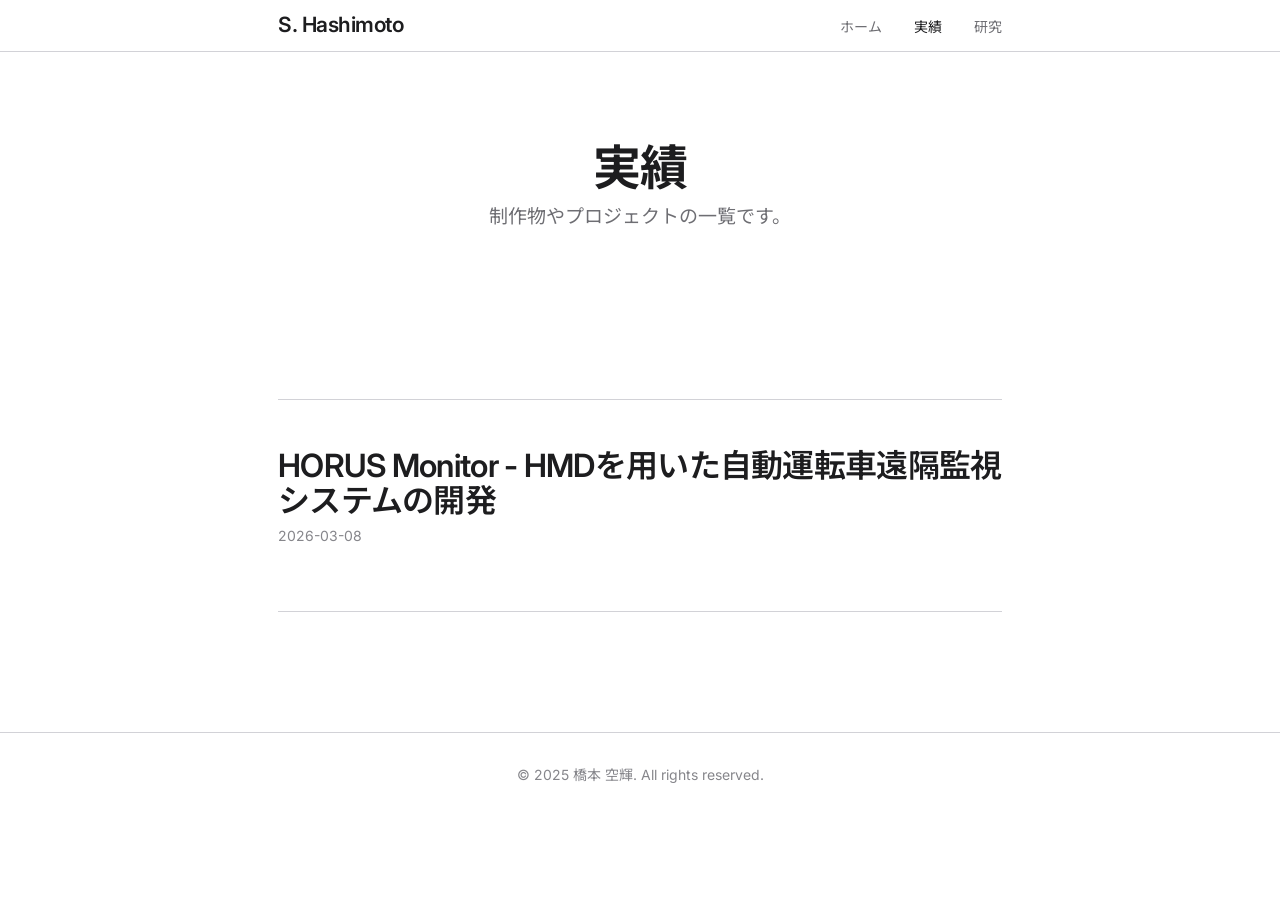
<file: works.html>
<!DOCTYPE html>
<html lang="ja">
<head>
  <meta charset="UTF-8">
  <meta name="viewport" content="width=device-width, initial-scale=1.0">
  <title>実績 — 橋本 空輝</title>
  <meta name="description" content="橋本空輝の実績・制作物一覧。">
  <link rel="preconnect" href="https://fonts.googleapis.com">
  <link rel="preconnect" href="https://fonts.gstatic.com" crossorigin>
  <link href="https://fonts.googleapis.com/css2?family=Inter:wght@400;500;600;700&family=Noto+Sans+JP:wght@400;500;700&display=swap" rel="stylesheet">
  <link rel="stylesheet" href="assets/css/style.css">
  <link rel="icon" href="assets/images/favicon.svg" type="image/svg+xml">
</head>
<body>

  <!-- Navigation -->
  <nav class="nav">
    <div class="nav__inner">
      <a href="index.html" class="nav__logo">S. Hashimoto</a>
      <button class="nav__toggle" aria-label="メニュー" aria-expanded="false">
        <span></span>
        <span></span>
        <span></span>
      </button>
      <ul class="nav__links">
        <li><a href="index.html" class="nav__link">ホーム</a></li>
        <li><a href="works.html" class="nav__link nav__link--active">実績</a></li>
        <li><a href="research.html" class="nav__link">研究</a></li>
      </ul>
    </div>
  </nav>

  <!-- Page Header -->
  <div class="page-header container">
    <h1 class="page-header__title reveal">実績</h1>
    <p class="page-header__description reveal reveal-delay-1">制作物やプロジェクトの一覧です。</p>
  </div>

  <!-- Works Grid -->
  <section class="section">
    <div class="container">
      <!-- AUTO_GENERATED_CARDS -->
      <div class="research-item works-item reveal">
        <a href="posts/horus-monitor-achievement/index.html" style="text-decoration:none;color:inherit;">
          <h2 class="research-item__title">HORUS Monitor - HMDを用いた自動運転車遠隔監視システムの開発</h2>
          <div class="research-item__meta">2026-03-08</div>
        </a>
      </div>
<!-- /AUTO_GENERATED_CARDS -->

    </div>
  </section>

  <!-- Footer -->
  <footer class="footer">
    <div class="container">
      <p>&copy; 2025 橋本 空輝. All rights reserved.</p>
    </div>
  </footer>

  <script src="assets/js/main.js"></script>
</body>
</html>
</file>
<file: assets/css/style.css>
/* ============================================
   Portfolio — Apple Newsroom-style Design System
   ============================================ */

/* --- Design Tokens --- */
:root {
  /* Font Stacks */
  --font-sans: "Inter", "Noto Sans JP", "SF Pro Display", "Helvetica Neue", sans-serif;
  --font-body: "Inter", "Noto Sans JP", "SF Pro Text", "Helvetica Neue", sans-serif;

  /* Font Sizes (Responsive) */
  --fs-hero: clamp(40px, 8vw, 80px);
  --fs-h1: clamp(28px, 4vw, 48px);
  --fs-h2: clamp(22px, 3vw, 32px);
  --fs-h3: 24px;
  --fs-body: 19px;
  --fs-small: 14px;
  --fs-nav: 14px;

  /* Line Heights & Spacing */
  --lh-tight: 1.1;
  --lh-body: 1.47059;
  --ls-tight: -0.022em;

  /* Font Weights */
  --fw-bold: 700;
  --fw-semibold: 600;
  --fw-regular: 400;

  /* Backgrounds */
  --bg-primary: #ffffff;
  --bg-secondary: #f5f5f7;
  --bg-tertiary: #fbfbfd;

  /* Text Colors */
  --text-primary: #1d1d1f;
  --text-secondary: #6e6e73;
  --text-tertiary: #86868b;

  /* Accents */
  --accent-blue: #0066cc;
  --accent-hover: #0077ed;

  /* Dividers */
  --divider: #d2d2d7;

  /* Layout */
  --max-width-content: 60vw;
  --max-width-narrow: 692px;

  /* Spacing Scale (8px base) */
  --space-xs: 8px;
  --space-s: 16px;
  --space-m: 32px;
  --space-l: 48px;
  --space-xl: 64px;
  --space-section: 120px;

  /* Radius */
  --radius-card: 18px;
  --radius-small: 12px;
}

/* --- Reset & Base --- */
*,
*::before,
*::after {
  box-sizing: border-box;
  margin: 0;
  padding: 0;
}

html {
  scroll-behavior: smooth;
  -webkit-text-size-adjust: 100%;
}

body {
  font-family: var(--font-body);
  font-size: var(--fs-body);
  line-height: var(--lh-body);
  color: var(--text-primary);
  background-color: var(--bg-primary);
  -webkit-font-smoothing: antialiased;
  -moz-osx-font-smoothing: grayscale;
}

a {
  color: var(--accent-blue);
  text-decoration: none;
  transition: color 0.3s ease;
}

a:hover {
  color: var(--accent-hover);
}

img {
  max-width: 100%;
  height: auto;
  display: block;
}

/* --- Layout --- */
.container {
  max-width: var(--max-width-content);
  margin: 0 auto;
  padding: 0 22px;
}

.container--narrow {
  max-width: var(--max-width-narrow);
  margin: 0 auto;
  padding: 0 22px;
}

.section {
  padding-top: var(--space-section);
  padding-bottom: var(--space-section);
}

.section--alt {
  background-color: var(--bg-secondary);
}

/* --- Typography --- */
h1, h2, h3, h4, h5, h6 {
  font-family: var(--font-sans);
  font-weight: var(--fw-semibold);
  letter-spacing: var(--ls-tight);
  line-height: var(--lh-tight);
  color: var(--text-primary);
}

h1 { font-size: var(--fs-h1); }
h2 { font-size: var(--fs-h2); }
h3 { font-size: var(--fs-h3); }

.text-secondary { color: var(--text-secondary); }
.text-tertiary { color: var(--text-tertiary); }
.text-small { font-size: var(--fs-small); }

/* --- Navigation --- */
.nav {
  position: sticky;
  top: 0;
  z-index: 1000;
  background: rgba(255, 255, 255, 0.72);
  backdrop-filter: saturate(180%) blur(20px);
  -webkit-backdrop-filter: saturate(180%) blur(20px);
  border-bottom: 1px solid var(--divider);
  height: 52px;
}

.nav__inner {
  max-width: var(--max-width-content);
  margin: 0 auto;
  padding: 0 22px;
  display: flex;
  align-items: center;
  justify-content: space-between;
  height: 100%;
}

.nav__logo {
  font-family: var(--font-sans);
  font-size: 21px;
  font-weight: var(--fw-semibold);
  color: var(--text-primary);
  text-decoration: none;
  letter-spacing: var(--ls-tight);
}

.nav__logo:hover {
  color: var(--text-primary);
}

.nav__links {
  display: flex;
  align-items: center;
  gap: var(--space-m);
  list-style: none;
}

.nav__link {
  font-size: var(--fs-nav);
  color: var(--text-secondary);
  text-decoration: none;
  transition: color 0.3s ease;
  font-weight: var(--fw-regular);
}

.nav__link:hover,
.nav__link--active {
  color: var(--text-primary);
}

/* Mobile nav toggle */
.nav__toggle {
  display: none;
  background: none;
  border: none;
  cursor: pointer;
  padding: var(--space-xs);
}

.nav__toggle span {
  display: block;
  width: 18px;
  height: 1.5px;
  background-color: var(--text-primary);
  margin: 4px 0;
  transition: transform 0.3s ease, opacity 0.3s ease;
}

/* --- Hero --- */
.hero {
  padding-top: clamp(80px, 15vh, 160px);
  padding-bottom: clamp(60px, 10vh, 120px);
}

.hero__profile {
  display: flex;
  align-items: center;
  gap: var(--space-xl);
}

.hero__avatar {
  flex: 0 0 40%;
  max-width: 40%;
  aspect-ratio: 1;
  border-radius: 50%;
  overflow: hidden;
  background-color: var(--bg-secondary);
  position: relative;
}

.hero__avatar-img {
  width: 100%;
  height: 100%;
  object-fit: cover;
}

.hero__avatar-placeholder {
  display: flex;
  align-items: center;
  justify-content: center;
  width: 100%;
  height: 100%;
  font-family: var(--font-sans);
  font-size: 40px;
  font-weight: var(--fw-bold);
  color: var(--text-tertiary);
  background-color: var(--bg-secondary);
}

.hero__info {
  text-align: left;
  flex: 1;
}

.hero__eyebrow {
  font-size: var(--fs-small);
  color: var(--text-tertiary);
  text-transform: uppercase;
  letter-spacing: 0.06em;
  font-weight: var(--fw-semibold);
  margin-bottom: var(--space-xs);
}

.hero__title {
  font-family: var(--font-sans);
  font-size: var(--fs-hero);
  font-weight: var(--fw-bold);
  line-height: var(--lh-tight);
  letter-spacing: -0.03em;
  margin-bottom: var(--space-xs);
}

.hero__subtitle {
  font-size: clamp(17px, 2vw, 24px);
  color: var(--text-secondary);
  font-weight: var(--fw-regular);
  line-height: 1.4;
  margin-bottom: 4px;
}

.hero__affiliation {
  font-size: 15px;
  color: var(--text-tertiary);
  font-weight: var(--fw-regular);
  margin-bottom: var(--space-s);
}

.hero__links {
  display: flex;
  align-items: center;
  gap: var(--space-s);
  margin-top: var(--space-xs);
}

.hero__link {
  display: inline-flex;
  align-items: center;
  gap: 6px;
  font-size: var(--fs-small);
  color: var(--text-tertiary);
  text-decoration: none;
  font-weight: var(--fw-regular);
  transition: color 0.3s ease;
}

.hero__link:hover {
  color: var(--text-primary);
}

.hero__link-icon {
  width: 18px;
  height: 18px;
}

/* --- Page Header --- */
.page-header {
  padding-top: clamp(60px, 10vh, 100px);
  padding-bottom: var(--space-l);
  text-align: center;
}

.page-header__title {
  font-size: var(--fs-h1);
  font-weight: var(--fw-bold);
  margin-bottom: var(--space-xs);
}

.page-header__description {
  font-size: var(--fs-body);
  color: var(--text-secondary);
  max-width: 560px;
  margin: 0 auto;
}

/* --- Profile Section --- */
.profile {
  display: grid;
  grid-template-columns: 1fr;
  gap: var(--space-xl);
}

.profile__item {
  border-top: 1px solid var(--divider);
  padding-top: var(--space-m);
}

.profile__label {
  font-size: var(--fs-small);
  color: var(--text-tertiary);
  text-transform: uppercase;
  letter-spacing: 0.04em;
  margin-bottom: var(--space-xs);
  font-weight: var(--fw-semibold);
}

.profile__value {
  font-size: var(--fs-body);
  color: var(--text-primary);
  line-height: var(--lh-body);
}

/* --- Card Grid --- */
.card-grid {
  display: grid;
  grid-template-columns: repeat(auto-fill, minmax(320px, 1fr));
  gap: var(--space-m);
}

.card {
  background: var(--bg-secondary);
  border-radius: var(--radius-card);
  overflow: hidden;
  transition: transform 0.5s cubic-bezier(0.4, 0, 0.25, 1);
  display: flex;
  flex-direction: column;
}

.card:hover {
  transform: scale(1.02);
}

.card__image {
  aspect-ratio: 16 / 9;
  background-color: var(--divider);
  display: flex;
  align-items: center;
  justify-content: center;
}

.card__image-placeholder {
  color: var(--text-tertiary);
  font-size: var(--fs-small);
}

.card__content {
  padding: 30px;
  flex: 1;
  display: flex;
  flex-direction: column;
}

.card__tag {
  font-size: var(--fs-small);
  color: var(--text-tertiary);
  margin-bottom: var(--space-xs);
  text-transform: uppercase;
  letter-spacing: 0.04em;
  font-weight: var(--fw-semibold);
}

.card__title {
  font-size: var(--fs-h3);
  font-weight: var(--fw-semibold);
  margin-bottom: var(--space-xs);
  line-height: 1.25;
}

.card__description {
  font-size: 16px;
  color: var(--text-secondary);
  line-height: var(--lh-body);
  flex: 1;
}

.card__link {
  display: block;
  text-decoration: none;
  color: inherit;
}

.card__link::after {
  content: none;
}

/* --- Empty State --- */
.empty-state {
  text-align: center;
  padding: var(--space-section) 0;
}

.empty-state__icon {
  font-size: 48px;
  margin-bottom: var(--space-s);
  opacity: 0.3;
}

.empty-state__title {
  font-size: var(--fs-h2);
  color: var(--text-secondary);
  margin-bottom: var(--space-xs);
}

.empty-state__description {
  font-size: var(--fs-body);
  color: var(--text-tertiary);
}

/* --- Research: PDF & Slide Embeds --- */
.embed-container {
  margin: var(--space-m) 0;
  border-radius: var(--radius-small);
  overflow: hidden;
  background: var(--bg-secondary);
}

.embed-container object,
.embed-container iframe {
  width: 100%;
  border: none;
  display: block;
}

.embed-container object {
  height: 720px;
}

.embed-container iframe {
  height: 540px;
}

.embed-fallback {
  padding: var(--space-m);
  text-align: center;
  color: var(--text-secondary);
}

.embed-label {
  font-size: var(--fs-small);
  color: var(--text-tertiary);
  margin-bottom: var(--space-xs);
  font-weight: var(--fw-semibold);
  text-transform: uppercase;
  letter-spacing: 0.04em;
}

/* --- Research Item --- */
.research-item {
  border-top: 1px solid var(--divider);
  padding: var(--space-l) 0;
}

.works-item:last-of-type {
  border-bottom: 1px solid var(--divider);
}

.research-item__title {
  font-size: var(--fs-h2);
  margin-bottom: var(--space-xs);
}

.research-item__meta {
  font-size: var(--fs-small);
  color: var(--text-tertiary);
  margin-bottom: var(--space-s);
}

.research-item__description {
  font-size: var(--fs-body);
  color: var(--text-secondary);
  margin-bottom: var(--space-m);
  max-width: 100%;
}

.research-item__actions {
  display: flex;
  gap: var(--space-s);
  flex-wrap: wrap;
}

.btn {
  display: inline-flex;
  align-items: center;
  gap: 6px;
  padding: 10px 20px;
  border-radius: 980px;
  font-size: var(--fs-small);
  font-weight: var(--fw-semibold);
  text-decoration: none;
  transition: background-color 0.3s ease, color 0.3s ease;
}

.btn--primary {
  background-color: var(--accent-blue);
  color: #ffffff;
}

.btn--primary:hover {
  background-color: var(--accent-hover);
  color: #ffffff;
}

.btn--secondary {
  background-color: var(--bg-secondary);
  color: var(--text-primary);
  border: 1px solid var(--divider);
}

.btn--secondary:hover {
  background-color: var(--divider);
}

/* --- Footer --- */
.footer {
  border-top: 1px solid var(--divider);
  padding: var(--space-m) 0;
  text-align: center;
  color: var(--text-tertiary);
  font-size: var(--fs-small);
}

/* --- Scroll Reveal Animation --- */
.reveal {
  opacity: 0;
  transform: translateY(30px);
  transition: opacity 0.8s cubic-bezier(0.4, 0, 0.2, 1),
              transform 0.8s cubic-bezier(0.4, 0, 0.2, 1);
}

.reveal.is-visible {
  opacity: 1;
  transform: translateY(0);
}

/* Staggered animation delays */
.reveal-delay-1 { transition-delay: 0.1s; }
.reveal-delay-2 { transition-delay: 0.2s; }
.reveal-delay-3 { transition-delay: 0.3s; }
.reveal-delay-4 { transition-delay: 0.4s; }

/* --- Article Typography (for generated posts) --- */
.article-content h1 { font-size: var(--fs-h1); margin: var(--space-l) 0 var(--space-s); }
.article-content h2 { font-size: var(--fs-h2); margin: var(--space-l) 0 var(--space-s); }
.article-content h3 { font-size: var(--fs-h3); margin: var(--space-m) 0 var(--space-xs); }
.article-content h4 { font-size: 20px; margin: var(--space-m) 0 var(--space-xs); }

.article-content p {
  margin-bottom: var(--space-s);
}

.article-content ul,
.article-content ol {
  margin-bottom: var(--space-s);
  padding-left: var(--space-m);
}

.article-content li {
  margin-bottom: var(--space-xs);
}

.article-content blockquote {
  border-left: 3px solid var(--divider);
  padding-left: var(--space-s);
  color: var(--text-secondary);
  margin: var(--space-m) 0;
  font-style: italic;
}

.article-content code {
  font-family: "SF Mono", "SFMono-Regular", ui-monospace, monospace;
  background-color: var(--bg-secondary);
  padding: 2px 6px;
  border-radius: 4px;
  font-size: 0.9em;
}

.article-content pre {
  background-color: var(--bg-secondary);
  border-radius: var(--radius-small);
  padding: var(--space-s);
  overflow-x: auto;
  margin: var(--space-m) 0;
}

.article-content pre code {
  background: none;
  padding: 0;
  border-radius: 0;
}

.article-content img {
  border-radius: var(--radius-small);
  margin: var(--space-m) 0;
}

.article-content table {
  width: 100%;
  border-collapse: collapse;
  margin: var(--space-m) 0;
}

.article-content th,
.article-content td {
  padding: var(--space-xs) var(--space-s);
  border-bottom: 1px solid var(--divider);
  text-align: left;
}

.article-content th {
  font-weight: var(--fw-semibold);
  color: var(--text-secondary);
  font-size: var(--fs-small);
  text-transform: uppercase;
  letter-spacing: 0.04em;
}

/* Article Header */
.article-header {
  padding-top: clamp(60px, 10vh, 100px);
  padding-bottom: var(--space-l);
  text-align: center;
  border-bottom: 1px solid var(--divider);
  margin-bottom: var(--space-l);
}

.article-header__date {
  font-size: var(--fs-small);
  color: var(--text-tertiary);
  margin-bottom: var(--space-xs);
}

.article-header__title {
  font-size: var(--fs-h1);
  font-weight: var(--fw-bold);
}

/* --- Responsive --- */
@media (max-width: 1068px) {
  .card-grid {
    grid-template-columns: repeat(auto-fill, minmax(280px, 1fr));
  }
}

@media (max-width: 734px) {
  :root {
    --space-section: 80px;
    --fs-body: 17px;
    --max-width-content: 80vw;
  }

  .nav__links {
    display: none;
    position: absolute;
    top: 52px;
    left: 0;
    right: 0;
    background: rgba(255, 255, 255, 0.97);
    backdrop-filter: saturate(180%) blur(20px);
    -webkit-backdrop-filter: saturate(180%) blur(20px);
    flex-direction: column;
    padding: var(--space-s) 22px;
    gap: 0;
    border-bottom: 1px solid var(--divider);
  }

  .nav__links.is-open {
    display: flex;
  }

  .nav__link {
    display: block;
    padding: var(--space-xs) 0;
    font-size: 17px;
    border-bottom: 1px solid var(--bg-secondary);
  }

  .nav__link:last-child {
    border-bottom: none;
  }

  .nav__toggle {
    display: block;
  }

  .card-grid {
    grid-template-columns: 1fr;
  }

  .embed-container object {
    height: 400px;
  }

  .embed-container iframe {
    height: 300px;
  }

  .profile {
    gap: var(--space-m);
  }

  .research-item__actions {
    flex-direction: column;
  }

  .btn {
    justify-content: center;
  }

  .hero__profile {
    flex-direction: column;
    text-align: center;
    gap: var(--space-m);
  }

  .hero__info {
    text-align: center;
  }

  .hero__avatar {
    flex: none;
    max-width: none;
    width: 160px;
    height: 160px;
  }

  .hero__links {
    justify-content: center;
  }
}


/* --- Section Headings --- */
.section__heading {
  font-size: var(--fs-h2);
  font-weight: var(--fw-bold);
  margin-bottom: var(--space-xl);
  letter-spacing: var(--ls-tight);
}

/* --- About Section --- */
.about p {
  font-size: var(--fs-body);
  color: var(--text-primary);
  line-height: 1.58;
  margin-bottom: var(--space-m);
}

.about p:last-child {
  margin-bottom: 0;
}

/* --- Skills Grid --- */
.skills {
  display: grid;
  grid-template-columns: repeat(2, 1fr);
  gap: 0;
}

.skills__item {
  padding: var(--space-l) var(--space-m) var(--space-l) 0;
  border-top: 1px solid var(--divider);
}

.skills__item:nth-child(2n) {
  padding-left: var(--space-m);
  padding-right: 0;
  border-left: 1px solid var(--divider);
}

.skills__title {
  font-family: var(--font-sans);
  font-size: var(--fs-h3);
  font-weight: var(--fw-semibold);
  margin-bottom: var(--space-xs);
  letter-spacing: var(--ls-tight);
}

.skills__description {
  font-size: 16px;
  color: var(--text-secondary);
  line-height: 1.5;
}

/* --- Philosophy Section --- */
.philosophy {
  text-align: center;
  padding: var(--space-xl) 0;
}

.philosophy__quote {
  font-family: var(--font-sans);
  font-size: var(--fs-h1);
  font-weight: var(--fw-bold);
  line-height: var(--lh-tight);
  letter-spacing: -0.03em;
  margin-bottom: var(--space-l);
  color: var(--text-primary);
}

.philosophy__description {
  font-size: var(--fs-body);
  color: var(--text-secondary);
  line-height: 1.58;
  max-width: 560px;
  margin: 0 auto;
}

/* --- Timeline --- */
.timeline {
  max-width: 720px;
  margin: 0 auto;
}

.timeline__item {
  display: grid;
  grid-template-columns: 80px 1fr;
  gap: var(--space-m);
  padding: var(--space-l) 0;
  border-top: 1px solid var(--divider);
}

.timeline__year {
  font-family: var(--font-sans);
  font-size: var(--fs-body);
  font-weight: var(--fw-semibold);
  color: var(--text-tertiary);
  padding-top: 2px;
}

.timeline__title {
  font-family: var(--font-sans);
  font-size: var(--fs-body);
  font-weight: var(--fw-semibold);
  color: var(--text-primary);
  margin-bottom: 4px;
}

.timeline__detail {
  font-size: 16px;
  color: var(--text-secondary);
  line-height: 1.5;
}

/* --- Responsive: New Sections --- */
@media (max-width: 734px) {
  .skills {
    grid-template-columns: 1fr;
  }

  .skills__item:nth-child(2n) {
    padding-left: 0;
    border-left: none;
  }

  .timeline__item {
    grid-template-columns: 1fr;
    gap: var(--space-xs);
  }

  .timeline__year {
    font-size: var(--fs-small);
  }

  .philosophy__quote {
    font-size: var(--fs-h2);
  }

  .section__heading {
    margin-bottom: var(--space-l);
  }
}

/* --- Section More Link --- */
.section__more {
  margin-top: var(--space-l);
  text-align: center;
}

.section__more-link {
  font-size: var(--fs-body);
  font-weight: var(--fw-semibold);
  color: var(--accent-blue);
  text-decoration: none;
  transition: color 0.3s ease;
}

.section__more-link:hover {
  color: var(--accent-hover);
}

/* --- Social Links --- */
.social-links {
  display: grid;
  grid-template-columns: repeat(auto-fit, minmax(200px, 1fr));
  gap: var(--space-s);
}

.social-link {
  display: flex;
  align-items: center;
  justify-content: space-between;
  padding: var(--space-m);
  border-top: 1px solid var(--divider);
  text-decoration: none;
  color: var(--text-primary);
  transition: background-color 0.3s ease;
}

.social-link:hover {
  background-color: var(--bg-secondary);
  color: var(--text-primary);
}

.social-link__name {
  font-family: var(--font-sans);
  font-size: var(--fs-h3);
  font-weight: var(--fw-semibold);
  letter-spacing: var(--ls-tight);
}

.social-link__id {
  font-size: var(--fs-small);
  color: var(--text-tertiary);
  font-weight: var(--fw-regular);
}

.social-link--disabled {
  opacity: 0.4;
  cursor: default;
}

@media (max-width: 734px) {
  .social-links {
    grid-template-columns: 1fr;
  }
}
</file>
